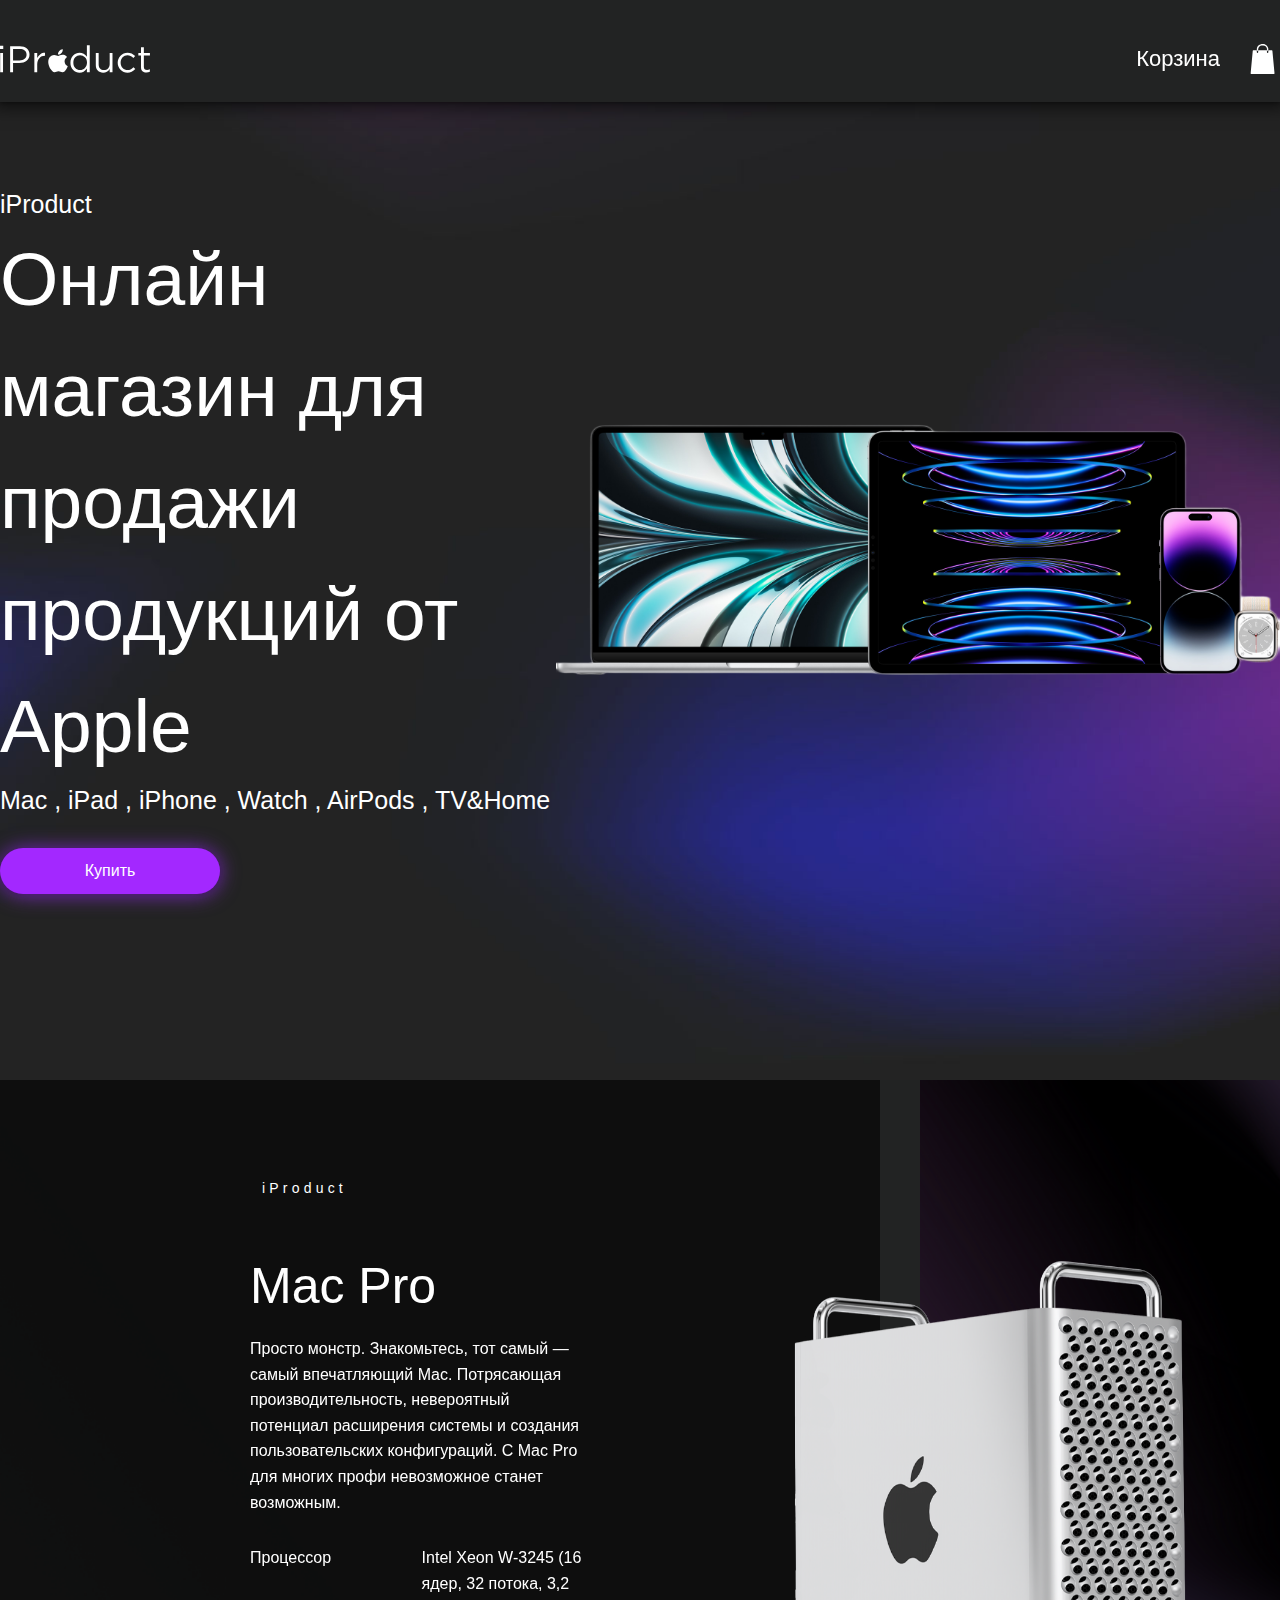
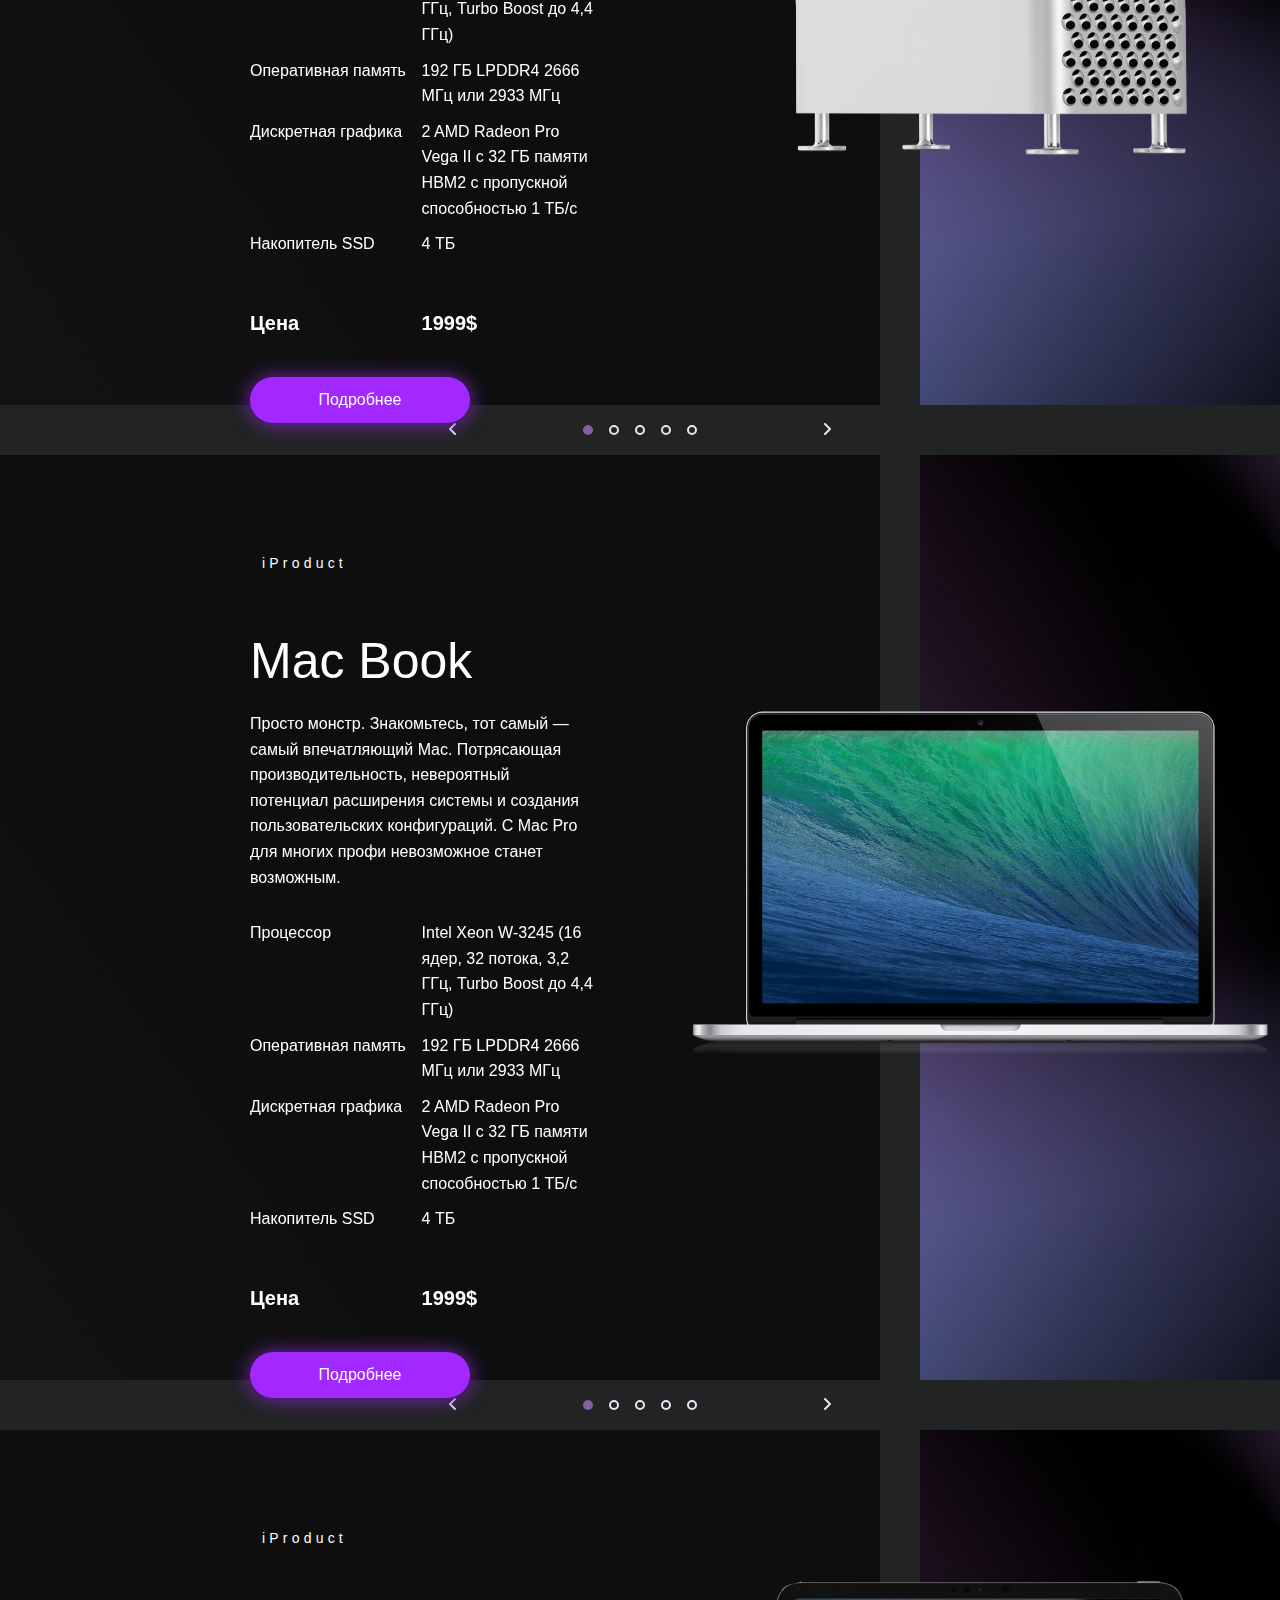
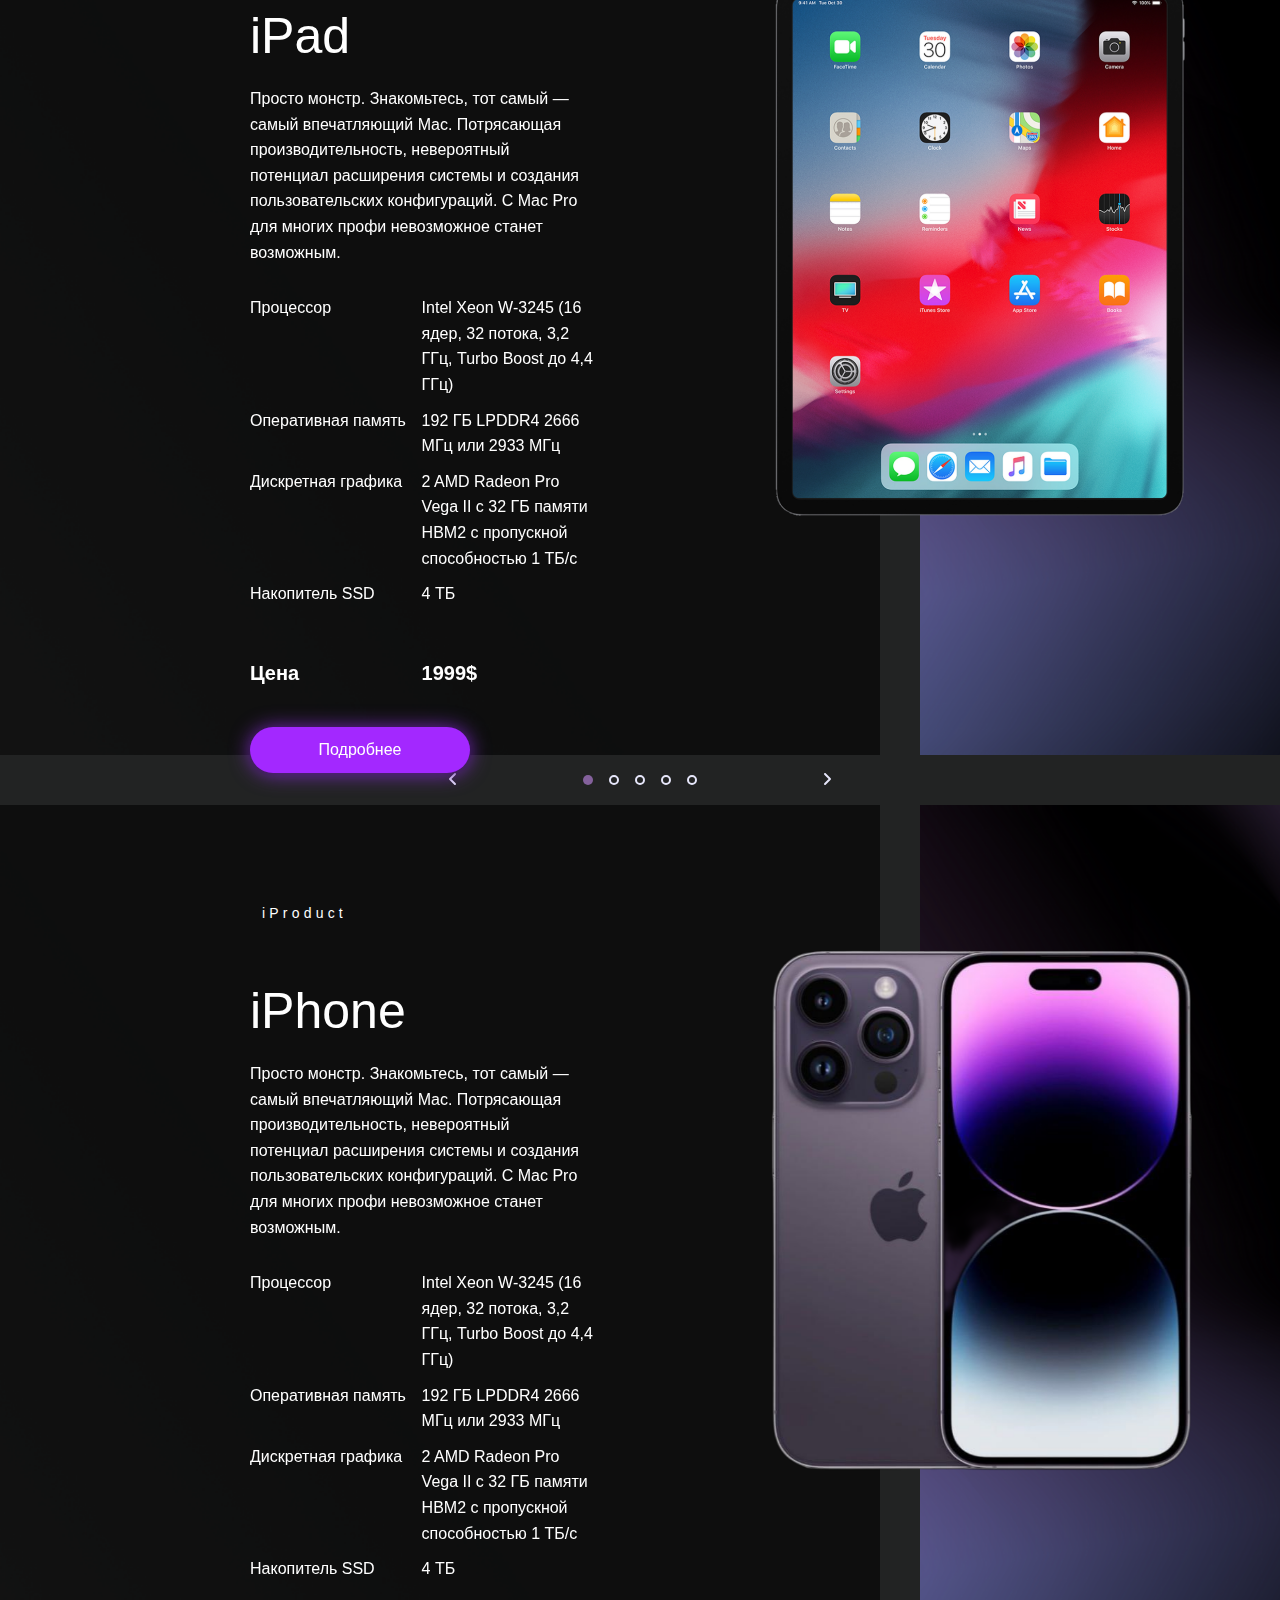
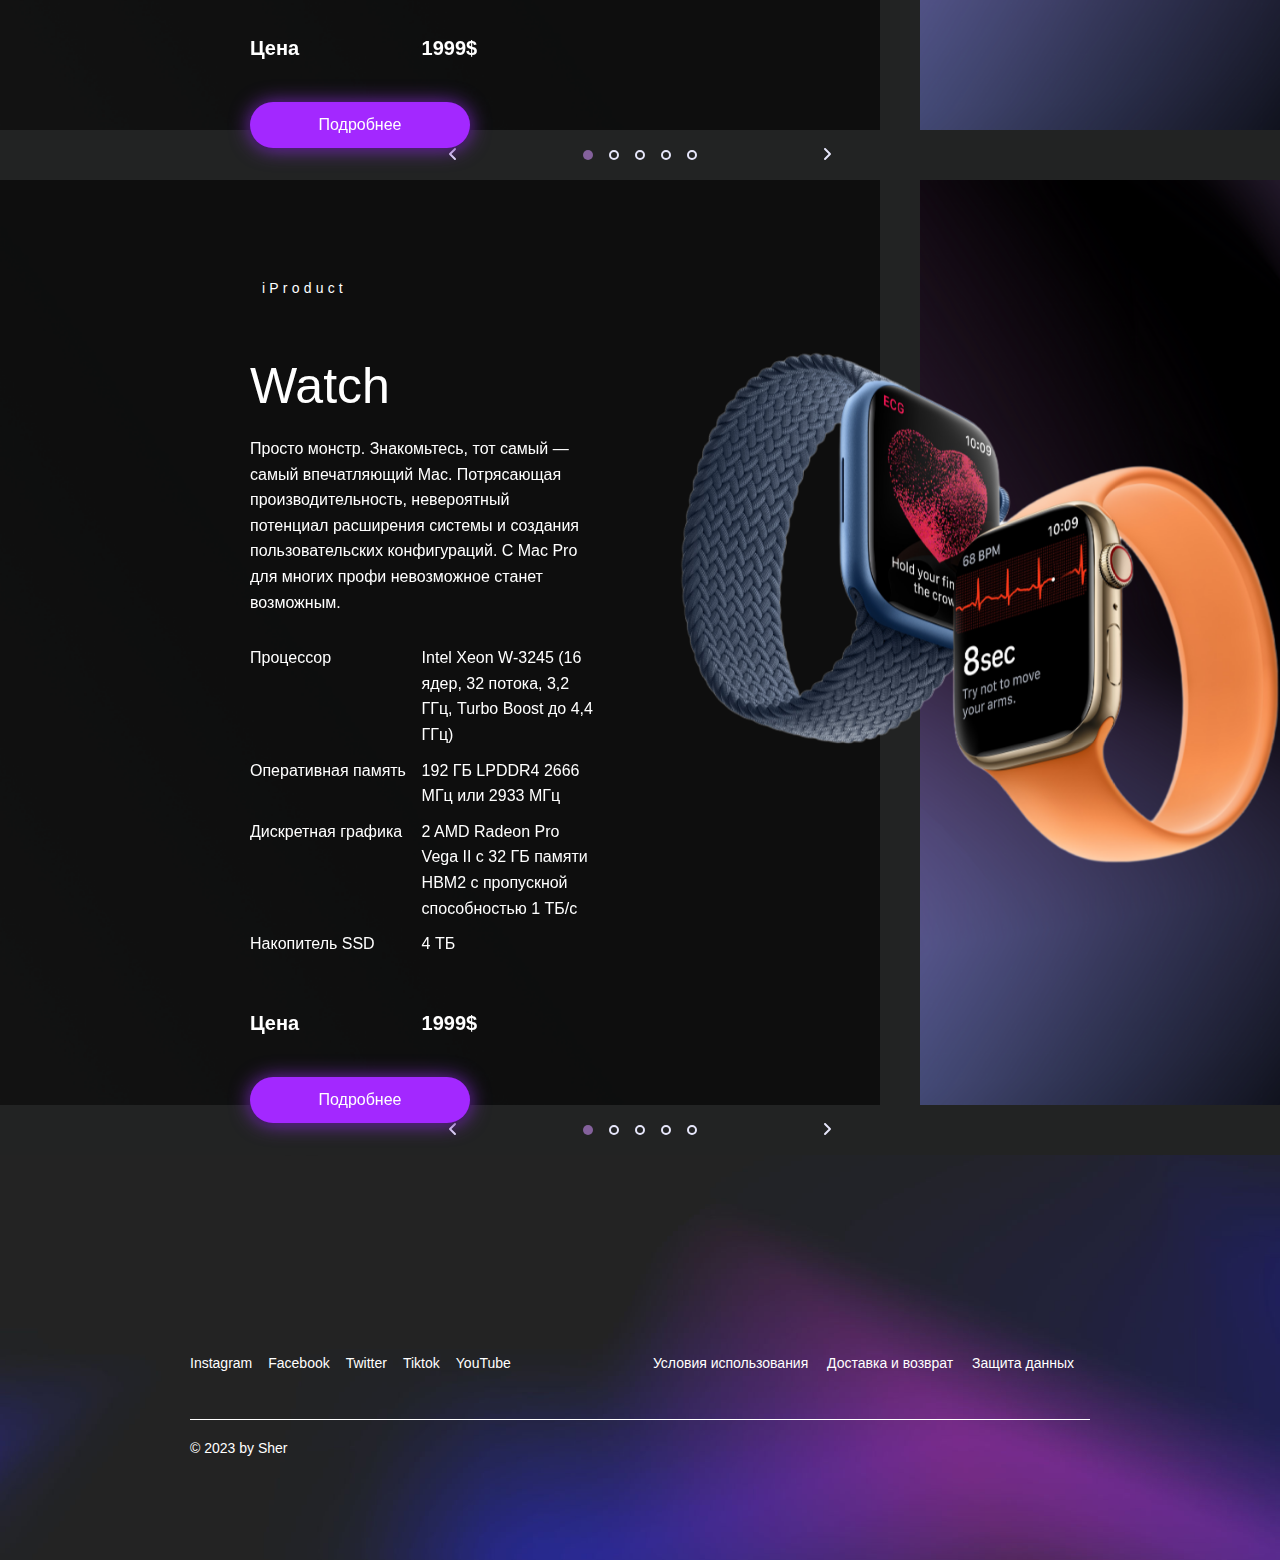
<file: index.html>
<!doctype html>
<html lang="ru">
<head>
    <meta charset="UTF-8">
    <meta name="viewport"
          content="width=device-width, user-scalable=no, initial-scale=1.0, maximum-scale=1.0, minimum-scale=1.0">
    <meta http-equiv="X-UA-Compatible" content="ie=edge">
    <link rel="shortcut icon" href="assets/" type="image/x-icon" />
    <link rel="shortcut icon" href="assets/favicon.ico" type="image/x-icon" />
    <link rel="stylesheet" href="https://cdn.jsdelivr.net/npm/swiper@8/swiper-bundle.min.css"/>
    <link rel="stylesheet" href="main.css">
    <title>iProduct</title>
</head>
<body>
<div class="container header-block">
    <div class="header-container">
        <a href="index.html">
            <div class="h-logo-block">
                <svg width="811" height="149" viewBox="0 0 811 149" fill="none" xmlns="http://www.w3.org/2000/svg" class="logo_svg">
                    <path d="M0 20V3H17.6V20H0ZM1 146V42.6H16.4V146H1Z" fill="white"/>
                    <path d="M54.79 146V6H107.19C123.19 6 135.923 10 145.39 18C154.857 26 159.59 36.9334 159.59 50.8C159.59 65.3334 154.357 76.6 143.89 84.6C133.423 92.6 120.323 96.6 104.59 96.6H70.59V146H54.79ZM70.59 82.2H105.19C116.79 82.2 126.09 79.3666 133.09 73.7C140.09 68.0333 143.59 60.4667 143.59 51C143.59 41.2733 140.223 33.7733 133.49 28.5C126.757 23.2267 117.59 20.5933 105.99 20.6H70.59V82.2Z" fill="white"/>
                    <path d="M185.79 146V42.5999H201.19V69.5999C204.858 61.0849 210.725 53.699 218.19 48.1999C225.477 42.8834 234.386 40.2672 243.39 40.7999V57.3999H242.19C230.33 57.3999 220.53 61.5333 212.79 69.7999C205.05 78.0666 201.183 89.7333 201.19 104.8V146H185.79Z" fill="white"/>
                    <path fill-rule="evenodd" clip-rule="evenodd" d="M332.86 41.75C337.151 36.915 339.586 30.7131 339.73 24.25C339.731 23.9455 339.665 23.6445 339.539 23.3676C339.412 23.0907 339.227 22.8445 338.996 22.6459C338.765 22.4474 338.494 22.3011 338.201 22.2172C337.908 22.1334 337.601 22.1138 337.3 22.16C330.851 23.322 324.953 26.5429 320.49 31.34C316.69 35.55 313.33 42.04 313.49 48.51C313.495 48.7902 313.556 49.0665 313.67 49.3226C313.783 49.5788 313.947 49.8096 314.151 50.0016C314.355 50.1936 314.595 50.3428 314.858 50.4404C315.121 50.538 315.4 50.5821 315.68 50.57C322.28 50.31 328.76 46.52 332.87 41.75M349.18 87.8801C349.33 103.12 360.56 110.11 364.89 112.25C365.347 112.485 365.702 112.88 365.886 113.359C366.071 113.839 366.072 114.37 365.89 114.85C363.815 120.458 361.015 125.77 357.56 130.65C352.16 138.21 346.56 145.74 337.72 145.9C329.05 146.05 326.26 140.97 316.33 140.97C306.4 140.97 303.33 145.74 295.11 146.05C286.59 146.36 280.11 137.87 274.65 130.34C263.52 114.93 255.01 86.79 266.44 67.8C269.219 63.1436 273.139 59.2723 277.83 56.5515C282.521 53.8307 287.828 52.3503 293.25 52.25C301.62 52.09 309.52 57.64 314.63 57.64C319.74 57.64 329.35 50.97 339.44 51.95C343.44 52.11 354.08 53.4101 361.67 62.3801C361.859 62.6031 361.999 62.8631 362.082 63.1435C362.165 63.4239 362.188 63.7185 362.151 64.0084C362.113 64.2983 362.015 64.5772 361.864 64.8272C361.712 65.0772 361.51 65.2927 361.27 65.46C357.42 68.18 349.02 75.4601 349.14 87.8801" fill="white"/>
                    <path d="M430.19 148.2C416.99 148.2 405.457 143.3 395.59 133.5C385.723 123.7 380.79 110.6 380.79 94.2C380.79 78.0667 385.723 65.0667 395.59 55.2C405.457 45.3333 416.99 40.4 430.19 40.4C446.45 40.4 459.65 47.7333 469.79 62.4V0H485.19V146H469.79V125.2C459.39 140.527 446.19 148.193 430.19 148.2ZM432.99 134.4C442.99 134.4 451.723 130.6 459.19 123C466.657 115.4 470.39 105.733 470.39 94C470.39 82.5267 466.657 73.0267 459.19 65.5C451.723 57.9734 442.99 54.2066 432.99 54.2C422.59 54.2 413.923 57.8333 406.99 65.1C400.057 72.3667 396.59 82.1333 396.59 94.4C396.59 106.273 400.123 115.907 407.19 123.3C410.464 126.866 414.456 129.698 418.902 131.611C423.349 133.524 428.15 134.475 432.99 134.4Z" fill="white"/>
                    <path d="M557.59 148.2C545.323 148.2 535.657 144.433 528.59 136.9C521.523 129.367 517.99 119.333 517.99 106.8V42.6H533.39V103C533.39 112.733 535.89 120.367 540.89 125.9C545.89 131.433 552.923 134.2 561.99 134.2C570.917 134.2 578.317 131.2 584.19 125.2C590.063 119.2 592.997 111.4 592.99 101.8V42.6H608.19V146H592.99V128C584.59 141.473 572.79 148.207 557.59 148.2Z" fill="white"/>
                    <path d="M689.38 148.4C674.453 148.4 661.887 143.1 651.68 132.5C641.861 122.246 636.381 108.597 636.381 94.4C636.381 80.2031 641.861 66.5543 651.68 56.3C661.88 45.7 674.447 40.4 689.38 40.4C705.38 40.4 719.183 46.5334 730.79 58.8L720.99 69.2C711.383 59.0667 700.78 54.0001 689.18 54.0001C684.21 53.927 679.284 54.9355 674.742 56.9558C670.201 58.9761 666.153 61.9597 662.88 65.7C655.747 73.5 652.18 83.0667 652.18 94.4C652.18 105.6 655.817 115.1 663.09 122.9C666.502 126.679 670.688 129.679 675.362 131.698C680.036 133.717 685.09 134.707 690.18 134.6C701.247 134.6 711.647 129.4 721.38 119L731.59 128.4C719.59 141.733 705.52 148.4 689.38 148.4Z" fill="white"/>
                    <path d="M791.59 147.8C782.65 147.8 775.55 145.433 770.29 140.7C765.03 135.967 762.393 128.6 762.38 118.6V56.2H747.99V42.6H762.38V11.4H777.79V42.6H810.59V56.2H777.79V116.6C777.79 128.073 783.59 133.807 795.19 133.8C800.4 133.765 805.532 132.533 810.19 130.2V143.4C804.443 146.366 798.056 147.877 791.59 147.8Z" fill="white"/>
                </svg>
            </div>
        </a>
        <div class="h-nav-block">
            <div class="backed-block-icon" >
                <p class="basked-title-text fw">Корзина</p>
                <svg xmlns="http://www.w3.org/2000/svg"  width="100%" height="100%" viewBox="5.7 0 105.5 126.1" preserveAspectRatio="xMinYMax meet" data-hook="svg-icon-1" class="backed-icon">
                    <path d="
                       M99.8 28.4c0-1.2-0.9-2-2.1-2h-15c0 3.2 0 7.6 0 8.2 0 1.5-1.2 2.6-2.6 2.9
                       -1.5 0.3-2.9-0.9-3.2-2.3 0-0.3 0-0.3 0-0.6 0-0.9 0-4.7 0-8.2H40.1c0 3.2 0
                        7.3 0 8.2 0 1.5-1.2 2.9-2.6 2.9 -1.5 0-2.9-0.9-3.2-2.3 0-0.3 0-0.3 0-0.6
                        0-0.6 0-5 0-8.2h-15c-1.2 0-2 0.9-2 2L8.3 124c0 1.2 0.9 2.1 2.1 2.1h96.3c1.2
                        0 2.1-0.9 2.1-2.1L99.8 28.4z"></path>
                    <path d="M59.1 5.9c-2.9 0-2 0-2.9 0 -2 0-4.4 0.6-6.4 1.5 -3.2 1.5-5.9 4.1-7.6 7.3
                        -0.9 1.8-1.5 3.5-1.8 5.6 0 0.9-0.3 1.5-0.3 2.3 0 1.2 0 2.1 0 3.2 0 1.5-1.2 2.9-2.6
                        2.9 -1.5 0-2.9-0.9-3.2-2.3 0-0.3 0-0.3 0-0.6 0-1.2 0-2.3 0-3.5 0-3.2 0.9-6.4 2-9.4
                        1.2-2.3 2.6-4.7 4.7-6.4 3.2-2.9 6.7-5 11.1-5.9C53.5 0.3 55 0 56.7 0c1.5 0 2.9 0 4.4
                         0 2.9 0 5.6 0.6 7.9 1.8 2.6 1.2 5 2.6 6.7 4.4 3.2 3.2 5.3 6.7 6.4 11.1 0.3 1.5 0.6
                          3.2 0.6 4.7 0 1.2 0 2.3 0 3.2 0 1.5-1.2 2.6-2.6 2.9s-2.9-0.9-3.2-2.3c0-0.3 0-0.3
                          0-0.6 0-1.2 0-2.6 0-3.8 0-2.3-0.6-4.4-1.8-6.4 -1.5-3.2-4.1-5.9-7.3-7.3
                          -1.8-0.9-3.5-1.8-5.9-1.8C61.1 5.9 59.1 5.9 59.1 5.9L59.1 5.9z"></path>
                    <text x="58.5" y="77" dy=".35em" text-anchor="middle" class="bGBBgJ" data-hook="items-count">0</text></svg>
            </div>
        </div>
    </div>
    <div class="modal">
        <div class="modal-box">
            <div class="form_order">
                <p class="modal_text_title">Имя</p>
                <input type="text" class="modal_input" placeholder="Введите имя">
            </div>
            <div class="form_order">
                <p class="modal_text_title">Телефон номер</p>
                <input type="text" class="modal_input" placeholder="Введите телефон номер">
            </div>
            <button class="modal_btn">Оставить заявку на покупку товара</button>
        </div>
    </div>
    <div class="basked_item_block">
        <div class="basked_title_block">
            <button class="icon">
                <svg xmlns="http://www.w3.org/2000/svg" viewBox="0 0 320 512" class="icon-item">
                    <path d="M310.6 233.4c12.5 12.5 12.5 32.8 0 45.3l-192 192c-12.5
                          12.5-32.8 12.5-45.3 0s-12.5-32.8 0-45.3L242.7 256 73.4
                          86.6c-12.5-12.5-12.5-32.8 0-45.3s32.8-12.5 45.3 0l192 192z"/>
                </svg>
            </button>
            <span class="basked-title-text">Корзина</span>
        </div>
        <div class="basked_body_block">
            <span class="basked-body-text">Корзина пуста</span>
            <div class="basked-card">
                <div class="basked-content-block">
                    <div class="product-img">
                        <img src="assets/macBook.png" alt="" class="product-img-item">
                    </div>
                    <div class="product-price mar-l ">
                        <p class="product-text">MacBook</p>
                        <p class="product-text">1200$</p>
                    </div>
                </div>
                <div class="product-number" data-counter>
                    <button class="product-num-text counter__btn num-product minus" >-</button>
                    <div class="counter-input"><input class="product-num-text counter__val" value="1"  disabled></div>
                    <button class="product-num-text counter__btn num-product plus">+</button>
                    <div class="delete-product-icon">
                        <svg xmlns="http://www.w3.org/2000/svg" viewBox="0 0 384 512" class="delete-icon-item">
                            <path d="
                             M342.6 150.6c12.5-12.5 12.5-32.8 0-45.3s-32.8-12.5-45.3 0L192 210.7 86.6
                             105.4c-12.5-12.5-32.8-12.5-45.3 0s-12.5 32.8 0 45.3L146.7 256 41.4 361.4c-12.5
                             12.5-12.5 32.8 0 45.3s32.8 12.5 45.3 0L192 301.3 297.4 406.6c12.5 12.5 32.8
                             12.5 45.3 0s12.5-32.8 0-45.3L237.3 256 342.6 150.6z"/>
                        </svg>
                    </div>
                </div>
            </div>
            <div class="basked-card">
                <div class="basked-content-block">
                    <div class="product-img">
                        <img src="assets/macBook.png" alt="" class="product-img-item">
                    </div>
                    <div class="product-price mar-l ">
                        <p class="product-text">MacBook</p>
                        <p class="product-text">1200$</p>
                    </div>
                    </div>
                    <div class="product-number" data-counter>
                        <button class="product-num-text counter__btn num-product minus" >-</button>
                        <div class="counter-input">
                            <input class="product-num-text counter__val" value="1" disabled>
                        </div>
                        <button class="product-num-text counter__btn num-product plus">+</button>
                        <div class="delete-product-icon">
                            <svg xmlns="http://www.w3.org/2000/svg" viewBox="0 0 384 512" class="delete-icon-item">
                                <path d="
                             M342.6 150.6c12.5-12.5 12.5-32.8 0-45.3s-32.8-12.5-45.3 0L192 210.7 86.6
                             105.4c-12.5-12.5-32.8-12.5-45.3 0s-12.5 32.8 0 45.3L146.7 256 41.4 361.4c-12.5
                             12.5-12.5 32.8 0 45.3s32.8 12.5 45.3 0L192 301.3 297.4 406.6c12.5 12.5 32.8
                             12.5 45.3 0s12.5-32.8 0-45.3L237.3 256 342.6 150.6z"/>
                            </svg>
                        </div>
                    </div>
                </div>
            <div class="basked-nav-panel">
                <button class="p-btn product-order">Купить</button>
            </div>
        </div>
    </div>
</div>
<!--header-->
<div class="section-block-main">
    <div class="container __background_1 ">
        <section class="product-area">
            <div class="p-text-content">
                <span class="p-text">iProduct</span>
                <span class="p-des-text">Онлайн магазин для продажи продукций от Apple</span>
                <span class="p-text">Mac , iPad , iPhone , Watch , AirPods , TV&Home</span>
                <a href=""><button class="p-btn">Купить</button></a>
            </div>
            <div class="p-img-content">
                <img src="assets/PicsArt_04-04-05.10.28.png" alt="" class="p-img-content-item">
            </div>
        </section>
    </div>
    <div class="swiper">
        <div class="swiper-wrapper">
            <div class="swiper-slide">
                <div class="presentation-area">
                    <div class="presentation-text-content __background_2">
                        <div class="__background_opacity"></div>
                        <div class="p-r-title-block">
                            <span class="p-r-title-text">iProduct</span>
                        </div>
                        <div class="p-r-content-body-text">
                            <p class="p-r-des-text mar-b-36">Mac Pro </p>
                            <p class="p-r-des-text-2 mar-b-36  mar-b-10">Просто монстр. Знакомьтесь, тот самый — самый впечатляющий Mac. Потрясающая производительность, невероятный потенциал расширения системы и создания пользовательских конфигураций. С Mac Pro для многих профи невозможное станет возможным.</p>
                            <ul class="parameter-main-block">
                                <li class="parameter-item">
                                    <p class="p-r-des-text-2">Процессор</p>
                                    <p class="p-r-des-text-2">Intel Xeon W-3245 (16 ядер, 32 потока, 3,2 ГГц, Turbo Boost до 4,4 ГГц)</p>
                                </li>
                                <li class="parameter-item">
                                    <p class="p-r-des-text-2">Оперативная память</p>
                                    <p class="p-r-des-text-2">192 ГБ LPDDR4 2666 МГц или 2933 МГц</p>
                                </li>
                                <li class="parameter-item">
                                    <p class="p-r-des-text-2">Дискретная графика</p>
                                    <p class="p-r-des-text-2">2 AMD Radeon Pro Vega II c 32 ГБ памяти HBM2 с пропускной способностью 1 ТБ/с</p>
                                </li>
                                <li class="parameter-item mar-b-36">
                                    <p class="p-r-des-text-2">Накопитель SSD</p>
                                    <p class="p-r-des-text-2">4 ТБ</p>
                                </li>
                                <li class="parameter-item">
                                    <p class="p-r-des-text-2 price-num-text">Цена</p>
                                    <p class="p-r-des-text-2 price-num-text">1999$</p>
                                </li>
                                <li class="parameter-item basked-add-item">
                                    <a href="select-page.html">
                                        <button class="add_basked">Подробнее</button>
                                    </a>
                                </li>
                            </ul>
                        </div>
                    </div>
                    <div class="presentation-img-content">
                        <div class="present-img-item"><img src="assets/2019-MP-WEB.png" alt="" class="p-img-item-w" ></div>
                    </div>
                </div>
            </div>
            <div class="swiper-slide">
                <div class="presentation-area">
                    <div class="presentation-text-content __background_2">
                        <div class="__background_opacity"></div>
                        <div class="p-r-title-block">
                            <span class="p-r-title-text">iProduct</span>
                        </div>
                        <div class="p-r-content-body-text">
                            <p class="p-r-des-text mar-b-36">Mac Book</p>
                            <p class="p-r-des-text-2 mar-b-36  mar-b-10">Просто монстр. Знакомьтесь, тот самый — самый впечатляющий Mac. Потрясающая производительность, невероятный потенциал расширения системы и создания пользовательских конфигураций. С Mac Pro для многих профи невозможное станет возможным.</p>
                            <ul class="parameter-main-block">
                                <li class="parameter-item">
                                    <p class="p-r-des-text-2">Процессор</p>
                                    <p class="p-r-des-text-2">Intel Xeon W-3245 (16 ядер, 32 потока, 3,2 ГГц, Turbo Boost до 4,4 ГГц)</p>
                                </li>
                                <li class="parameter-item">
                                    <p class="p-r-des-text-2">Оперативная память</p>
                                    <p class="p-r-des-text-2">192 ГБ LPDDR4 2666 МГц или 2933 МГц</p>
                                </li>
                                <li class="parameter-item">
                                    <p class="p-r-des-text-2">Дискретная графика</p>
                                    <p class="p-r-des-text-2">2 AMD Radeon Pro Vega II c 32 ГБ памяти HBM2 с пропускной способностью 1 ТБ/с</p>
                                </li>
                                <li class="parameter-item mar-b-36">
                                    <p class="p-r-des-text-2">Накопитель SSD</p>
                                    <p class="p-r-des-text-2">4 ТБ</p>
                                </li>
                                <li class="parameter-item">
                                    <p class="p-r-des-text-2 price-num-text">Цена</p>
                                    <p class="p-r-des-text-2 price-num-text">1999$</p>
                                </li>
                                <li class="parameter-item basked-add-item">
                                    <button class="add_basked">Подробнее</button>
                                </li>
                            </ul>
                        </div>
                    </div>
                    <div class="presentation-img-content">
                        <div class="present-img-item"><img src="assets/macBook.png" alt="" class="p-img-item-w" ></div>
                    </div>
                </div>
            </div>
            <div class="swiper-slide">
                <div class="presentation-area">
                    <div class="presentation-text-content __background_2">
                        <div class="__background_opacity"></div>
                        <div class="p-r-title-block">
                            <span class="p-r-title-text">iProduct</span>
                        </div>
                        <div class="p-r-content-body-text">
                            <p class="p-r-des-text mar-b-36">iPad</p>
                            <p class="p-r-des-text-2 mar-b-36  mar-b-10">Просто монстр. Знакомьтесь, тот самый — самый впечатляющий Mac. Потрясающая производительность, невероятный потенциал расширения системы и создания пользовательских конфигураций. С Mac Pro для многих профи невозможное станет возможным.</p>
                            <ul class="parameter-main-block">
                                <li class="parameter-item">
                                    <p class="p-r-des-text-2">Процессор</p>
                                    <p class="p-r-des-text-2">Intel Xeon W-3245 (16 ядер, 32 потока, 3,2 ГГц, Turbo Boost до 4,4 ГГц)</p>
                                </li>
                                <li class="parameter-item">
                                    <p class="p-r-des-text-2">Оперативная память</p>
                                    <p class="p-r-des-text-2">192 ГБ LPDDR4 2666 МГц или 2933 МГц</p>
                                </li>
                                <li class="parameter-item">
                                    <p class="p-r-des-text-2">Дискретная графика</p>
                                    <p class="p-r-des-text-2">2 AMD Radeon Pro Vega II c 32 ГБ памяти HBM2 с пропускной способностью 1 ТБ/с</p>
                                </li>
                                <li class="parameter-item mar-b-36">
                                    <p class="p-r-des-text-2">Накопитель SSD</p>
                                    <p class="p-r-des-text-2">4 ТБ</p>
                                </li>
                                <li class="parameter-item">
                                    <p class="p-r-des-text-2 price-num-text">Цена</p>
                                    <p class="p-r-des-text-2 price-num-text">1999$</p>
                                </li>
                                <li class="parameter-item basked-add-item">
                                    <button class="add_basked">Подробнее</button>
                                </li>
                            </ul>
                        </div>
                    </div>
                    <div class="presentation-img-content">
                        <div class="present-img-item"><img src="assets/iPad.png" alt="" class="p-img-item-w" ></div>
                    </div>
                </div>
            </div>
            <div class="swiper-slide">
                <div class="presentation-area">
                    <div class="presentation-text-content __background_2">
                        <div class="__background_opacity"></div>
                        <div class="p-r-title-block">
                            <span class="p-r-title-text">iProduct</span>
                        </div>
                        <div class="p-r-content-body-text">
                            <p class="p-r-des-text mar-b-36">iPhone</p>
                            <p class="p-r-des-text-2 mar-b-36  mar-b-10">Просто монстр. Знакомьтесь, тот самый — самый впечатляющий Mac. Потрясающая производительность, невероятный потенциал расширения системы и создания пользовательских конфигураций. С Mac Pro для многих профи невозможное станет возможным.</p>
                            <ul class="parameter-main-block">
                                <li class="parameter-item">
                                    <p class="p-r-des-text-2">Процессор</p>
                                    <p class="p-r-des-text-2">Intel Xeon W-3245 (16 ядер, 32 потока, 3,2 ГГц, Turbo Boost до 4,4 ГГц)</p>
                                </li>
                                <li class="parameter-item">
                                    <p class="p-r-des-text-2">Оперативная память</p>
                                    <p class="p-r-des-text-2">192 ГБ LPDDR4 2666 МГц или 2933 МГц</p>
                                </li>
                                <li class="parameter-item">
                                    <p class="p-r-des-text-2">Дискретная графика</p>
                                    <p class="p-r-des-text-2">2 AMD Radeon Pro Vega II c 32 ГБ памяти HBM2 с пропускной способностью 1 ТБ/с</p>
                                </li>
                                <li class="parameter-item mar-b-36">
                                    <p class="p-r-des-text-2">Накопитель SSD</p>
                                    <p class="p-r-des-text-2">4 ТБ</p>
                                </li>
                                <li class="parameter-item">
                                    <p class="p-r-des-text-2 price-num-text">Цена</p>
                                    <p class="p-r-des-text-2 price-num-text">1999$</p>
                                </li>
                                <li class="parameter-item basked-add-item">
                                    <button class="add_basked">Подробнее</button>
                                </li>
                            </ul>
                        </div>
                    </div>
                    <div class="presentation-img-content">
                        <div class="present-img-item"><img src="assets/iPhone.png" alt="" class="p-img-item-w i-phone-img"></div>
                    </div>
                </div>
            </div>
            <div class="swiper-slide">
                <div class="presentation-area">
                    <div class="presentation-text-content __background_2">
                        <div class="__background_opacity"></div>
                        <div class="p-r-title-block">
                            <span class="p-r-title-text">iProduct</span>
                        </div>
                        <div class="p-r-content-body-text">
                            <p class="p-r-des-text mar-b-36">Watch</p>
                            <p class="p-r-des-text-2 mar-b-36  mar-b-10">Просто монстр. Знакомьтесь, тот самый — самый впечатляющий Mac. Потрясающая производительность, невероятный потенциал расширения системы и создания пользовательских конфигураций. С Mac Pro для многих профи невозможное станет возможным.</p>
                            <ul class="parameter-main-block">
                                <li class="parameter-item">
                                    <p class="p-r-des-text-2">Процессор</p>
                                    <p class="p-r-des-text-2">Intel Xeon W-3245 (16 ядер, 32 потока, 3,2 ГГц, Turbo Boost до 4,4 ГГц)</p>
                                </li>
                                <li class="parameter-item">
                                    <p class="p-r-des-text-2">Оперативная память</p>
                                    <p class="p-r-des-text-2">192 ГБ LPDDR4 2666 МГц или 2933 МГц</p>
                                </li>
                                <li class="parameter-item">
                                    <p class="p-r-des-text-2">Дискретная графика</p>
                                    <p class="p-r-des-text-2">2 AMD Radeon Pro Vega II c 32 ГБ памяти HBM2 с пропускной способностью 1 ТБ/с</p>
                                </li>
                                <li class="parameter-item mar-b-36">
                                    <p class="p-r-des-text-2">Накопитель SSD</p>
                                    <p class="p-r-des-text-2">4 ТБ</p>
                                </li>
                                <li class="parameter-item">
                                    <p class="p-r-des-text-2 price-num-text">Цена</p>
                                    <p class="p-r-des-text-2 price-num-text">1999$</p>
                                </li>
                                <li class="parameter-item basked-add-item">
                                    <button class="add_basked">Подробнее</button>
                                </li>
                            </ul>
                        </div>
                    </div>
                    <div class="presentation-img-content">
                        <div class="present-img-item"><img src="assets/watch.png" alt="" class="p-img-item-w " ></div>
                    </div>
                </div>
            </div>
        </div>
        <div class="nav_swiper">
            <div class="btn-prev">
                <svg xmlns="http://www.w3.org/2000/svg" viewBox="0 0 320 512" class="nav_0icon0">
                    <path d="
                    M41.4 233.4c-12.5 12.5-12.5 32.8 0 45.3l160 160c12.5 12.5 32.8 12.5 45.3 0s12.5-32.8
                    0-45.3L109.3 256 246.6 118.6c12.5-12.5 12.5-32.8 0-45.3s-32.8-12.5-45.3 0l-160 160z"/>
                </svg>
            </div>
            <div id="dots-container" class="s-dot-block"></div>
            <div class="btn-next">
                <svg xmlns="http://www.w3.org/2000/svg" viewBox="0 0 320 512" class="nav_0icon0">
                    <path d="
                    M278.6 233.4c12.5 12.5 12.5 32.8 0 45.3l-160 160c-12.5 12.5-32.8 12.5-45.3 0s-12.5-32.8
                     0-45.3L210.7 256 73.4 118.6c-12.5-12.5-12.5-32.8 0-45.3s32.8-12.5 45.3 0l160 160z"/>
                </svg>
            </div>
        </div>
    </div>
    <div class="swiper_1">
        <div class="swiper-wrapper">
            <div class="swiper-slide">
                <div class="presentation-area">
                    <div class="presentation-text-content __background_2">
                        <div class="__background_opacity"></div>
                        <div class="p-r-title-block">
                            <span class="p-r-title-text">iProduct</span>
                        </div>
                        <div class="p-r-content-body-text">
                            <p class="p-r-des-text mar-b-36">Mac Book</p>
                            <p class="p-r-des-text-2 mar-b-36  mar-b-10">Просто монстр. Знакомьтесь, тот самый — самый впечатляющий Mac. Потрясающая производительность, невероятный потенциал расширения системы и создания пользовательских конфигураций. С Mac Pro для многих профи невозможное станет возможным.</p>
                            <ul class="parameter-main-block">
                                <li class="parameter-item">
                                    <p class="p-r-des-text-2">Процессор</p>
                                    <p class="p-r-des-text-2">Intel Xeon W-3245 (16 ядер, 32 потока, 3,2 ГГц, Turbo Boost до 4,4 ГГц)</p>
                                </li>
                                <li class="parameter-item">
                                    <p class="p-r-des-text-2">Оперативная память</p>
                                    <p class="p-r-des-text-2">192 ГБ LPDDR4 2666 МГц или 2933 МГц</p>
                                </li>
                                <li class="parameter-item">
                                    <p class="p-r-des-text-2">Дискретная графика</p>
                                    <p class="p-r-des-text-2">2 AMD Radeon Pro Vega II c 32 ГБ памяти HBM2 с пропускной способностью 1 ТБ/с</p>
                                </li>
                                <li class="parameter-item mar-b-36">
                                    <p class="p-r-des-text-2">Накопитель SSD</p>
                                    <p class="p-r-des-text-2">4 ТБ</p>
                                </li>
                                <li class="parameter-item">
                                    <p class="p-r-des-text-2 price-num-text">Цена</p>
                                    <p class="p-r-des-text-2 price-num-text">1999$</p>
                                </li>
                                <li class="parameter-item basked-add-item">
                                    <button class="add_basked">Подробнее</button>
                                </li>
                            </ul>
                        </div>
                    </div>
                    <div class="presentation-img-content">
                        <div class="present-img-item"><img src="assets/macBook.png" alt="" class="p-img-item-w" ></div>
                    </div>
                </div>
            </div>
            <div class="swiper-slide">
                <div class="presentation-area">
                    <div class="presentation-text-content __background_2">
                        <div class="__background_opacity"></div>
                        <div class="p-r-title-block">
                            <span class="p-r-title-text">iProduct</span>
                        </div>
                        <div class="p-r-content-body-text">
                            <p class="p-r-des-text mar-b-36">Mac Book</p>
                            <p class="p-r-des-text-2 mar-b-36  mar-b-10">Просто монстр. Знакомьтесь, тот самый — самый впечатляющий Mac. Потрясающая производительность, невероятный потенциал расширения системы и создания пользовательских конфигураций. С Mac Pro для многих профи невозможное станет возможным.</p>
                            <ul class="parameter-main-block">
                                <li class="parameter-item">
                                    <p class="p-r-des-text-2">Процессор</p>
                                    <p class="p-r-des-text-2">Intel Xeon W-3245 (16 ядер, 32 потока, 3,2 ГГц, Turbo Boost до 4,4 ГГц)</p>
                                </li>
                                <li class="parameter-item">
                                    <p class="p-r-des-text-2">Оперативная память</p>
                                    <p class="p-r-des-text-2">192 ГБ LPDDR4 2666 МГц или 2933 МГц</p>
                                </li>
                                <li class="parameter-item">
                                    <p class="p-r-des-text-2">Дискретная графика</p>
                                    <p class="p-r-des-text-2">2 AMD Radeon Pro Vega II c 32 ГБ памяти HBM2 с пропускной способностью 1 ТБ/с</p>
                                </li>
                                <li class="parameter-item mar-b-36">
                                    <p class="p-r-des-text-2">Накопитель SSD</p>
                                    <p class="p-r-des-text-2">4 ТБ</p>
                                </li>
                                <li class="parameter-item">
                                    <p class="p-r-des-text-2 price-num-text">Цена</p>
                                    <p class="p-r-des-text-2 price-num-text">1999$</p>
                                </li>
                                <li class="parameter-item basked-add-item">
                                    <button class="add_basked">Подробнее</button>
                                </li>
                            </ul>
                        </div>
                    </div>
                    <div class="presentation-img-content">
                        <div class="present-img-item"><img src="assets/macBook.png" alt="" class="p-img-item-w" ></div>
                    </div>
                </div>
            </div>
            <div class="swiper-slide">
                <div class="presentation-area">
                    <div class="presentation-text-content __background_2">
                        <div class="__background_opacity"></div>
                        <div class="p-r-title-block">
                            <span class="p-r-title-text">iProduct</span>
                        </div>
                        <div class="p-r-content-body-text">
                            <p class="p-r-des-text mar-b-36">Mac Book</p>
                            <p class="p-r-des-text-2 mar-b-36  mar-b-10">Просто монстр. Знакомьтесь, тот самый — самый впечатляющий Mac. Потрясающая производительность, невероятный потенциал расширения системы и создания пользовательских конфигураций. С Mac Pro для многих профи невозможное станет возможным.</p>
                            <ul class="parameter-main-block">
                                <li class="parameter-item">
                                    <p class="p-r-des-text-2">Процессор</p>
                                    <p class="p-r-des-text-2">Intel Xeon W-3245 (16 ядер, 32 потока, 3,2 ГГц, Turbo Boost до 4,4 ГГц)</p>
                                </li>
                                <li class="parameter-item">
                                    <p class="p-r-des-text-2">Оперативная память</p>
                                    <p class="p-r-des-text-2">192 ГБ LPDDR4 2666 МГц или 2933 МГц</p>
                                </li>
                                <li class="parameter-item">
                                    <p class="p-r-des-text-2">Дискретная графика</p>
                                    <p class="p-r-des-text-2">2 AMD Radeon Pro Vega II c 32 ГБ памяти HBM2 с пропускной способностью 1 ТБ/с</p>
                                </li>
                                <li class="parameter-item mar-b-36">
                                    <p class="p-r-des-text-2">Накопитель SSD</p>
                                    <p class="p-r-des-text-2">4 ТБ</p>
                                </li>
                                <li class="parameter-item">
                                    <p class="p-r-des-text-2 price-num-text">Цена</p>
                                    <p class="p-r-des-text-2 price-num-text">1999$</p>
                                </li>
                                <li class="parameter-item basked-add-item">
                                    <button class="add_basked">Подробнее</button>
                                </li>
                            </ul>
                        </div>
                    </div>
                    <div class="presentation-img-content">
                        <div class="present-img-item"><img src="assets/macBook.png" alt="" class="p-img-item-w" ></div>
                    </div>
                </div>
            </div>
            <div class="swiper-slide">
                <div class="presentation-area">
                    <div class="presentation-text-content __background_2">
                        <div class="__background_opacity"></div>
                        <div class="p-r-title-block">
                            <span class="p-r-title-text">iProduct</span>
                        </div>
                        <div class="p-r-content-body-text">
                            <p class="p-r-des-text mar-b-36">Mac Book</p>
                            <p class="p-r-des-text-2 mar-b-36  mar-b-10">Просто монстр. Знакомьтесь, тот самый — самый впечатляющий Mac. Потрясающая производительность, невероятный потенциал расширения системы и создания пользовательских конфигураций. С Mac Pro для многих профи невозможное станет возможным.</p>
                            <ul class="parameter-main-block">
                                <li class="parameter-item">
                                    <p class="p-r-des-text-2">Процессор</p>
                                    <p class="p-r-des-text-2">Intel Xeon W-3245 (16 ядер, 32 потока, 3,2 ГГц, Turbo Boost до 4,4 ГГц)</p>
                                </li>
                                <li class="parameter-item">
                                    <p class="p-r-des-text-2">Оперативная память</p>
                                    <p class="p-r-des-text-2">192 ГБ LPDDR4 2666 МГц или 2933 МГц</p>
                                </li>
                                <li class="parameter-item">
                                    <p class="p-r-des-text-2">Дискретная графика</p>
                                    <p class="p-r-des-text-2">2 AMD Radeon Pro Vega II c 32 ГБ памяти HBM2 с пропускной способностью 1 ТБ/с</p>
                                </li>
                                <li class="parameter-item mar-b-36">
                                    <p class="p-r-des-text-2">Накопитель SSD</p>
                                    <p class="p-r-des-text-2">4 ТБ</p>
                                </li>
                                <li class="parameter-item">
                                    <p class="p-r-des-text-2 price-num-text">Цена</p>
                                    <p class="p-r-des-text-2 price-num-text">1999$</p>
                                </li>
                                <li class="parameter-item basked-add-item">
                                    <button class="add_basked">Подробнее</button>
                                </li>
                            </ul>
                        </div>
                    </div>
                    <div class="presentation-img-content">
                        <div class="present-img-item"><img src="assets/macBook.png" alt="" class="p-img-item-w" ></div>
                    </div>
                </div>
            </div>
            <div class="swiper-slide">
                <div class="presentation-area">
                    <div class="presentation-text-content __background_2">
                        <div class="__background_opacity"></div>
                        <div class="p-r-title-block">
                            <span class="p-r-title-text">iProduct</span>
                        </div>
                        <div class="p-r-content-body-text">
                            <p class="p-r-des-text mar-b-36">Mac Book</p>
                            <p class="p-r-des-text-2 mar-b-36  mar-b-10">Просто монстр. Знакомьтесь, тот самый — самый впечатляющий Mac. Потрясающая производительность, невероятный потенциал расширения системы и создания пользовательских конфигураций. С Mac Pro для многих профи невозможное станет возможным.</p>
                            <ul class="parameter-main-block">
                                <li class="parameter-item">
                                    <p class="p-r-des-text-2">Процессор</p>
                                    <p class="p-r-des-text-2">Intel Xeon W-3245 (16 ядер, 32 потока, 3,2 ГГц, Turbo Boost до 4,4 ГГц)</p>
                                </li>
                                <li class="parameter-item">
                                    <p class="p-r-des-text-2">Оперативная память</p>
                                    <p class="p-r-des-text-2">192 ГБ LPDDR4 2666 МГц или 2933 МГц</p>
                                </li>
                                <li class="parameter-item">
                                    <p class="p-r-des-text-2">Дискретная графика</p>
                                    <p class="p-r-des-text-2">2 AMD Radeon Pro Vega II c 32 ГБ памяти HBM2 с пропускной способностью 1 ТБ/с</p>
                                </li>
                                <li class="parameter-item mar-b-36">
                                    <p class="p-r-des-text-2">Накопитель SSD</p>
                                    <p class="p-r-des-text-2">4 ТБ</p>
                                </li>
                                <li class="parameter-item">
                                    <p class="p-r-des-text-2 price-num-text">Цена</p>
                                    <p class="p-r-des-text-2 price-num-text">1999$</p>
                                </li>
                                <li class="parameter-item basked-add-item">
                                    <button class="add_basked">Подробнее</button>
                                </li>
                            </ul>
                        </div>
                    </div>
                    <div class="presentation-img-content">
                        <div class="present-img-item"><img src="assets/macBook.png" alt="" class="p-img-item-w" ></div>
                    </div>
                </div>
            </div>
        </div>
        <div class="nav_swiper">
            <div class="btn-prev">
                <svg xmlns="http://www.w3.org/2000/svg" viewBox="0 0 320 512" class="nav_0icon0">
                    <path d="
                    M41.4 233.4c-12.5 12.5-12.5 32.8 0 45.3l160 160c12.5 12.5 32.8 12.5 45.3 0s12.5-32.8
                    0-45.3L109.3 256 246.6 118.6c12.5-12.5 12.5-32.8 0-45.3s-32.8-12.5-45.3 0l-160 160z"/>
                </svg>
            </div>
            <div id="dots-container_1" class="s-dot-block"></div>
            <div class="btn-next">
                <svg xmlns="http://www.w3.org/2000/svg" viewBox="0 0 320 512" class="nav_0icon0">
                    <path d="
                    M278.6 233.4c12.5 12.5 12.5 32.8 0 45.3l-160 160c-12.5 12.5-32.8 12.5-45.3 0s-12.5-32.8
                     0-45.3L210.7 256 73.4 118.6c-12.5-12.5-12.5-32.8 0-45.3s32.8-12.5 45.3 0l160 160z"/>
                </svg>
            </div>
        </div>
    </div>
    <div class="swiper_2">
        <div class="swiper-wrapper">
            <div class="swiper-slide">
                <div class="presentation-area">
                    <div class="presentation-text-content __background_2">
                        <div class="__background_opacity"></div>
                        <div class="p-r-title-block">
                            <span class="p-r-title-text">iProduct</span>
                        </div>
                        <div class="p-r-content-body-text">
                            <p class="p-r-des-text mar-b-36">iPad</p>
                            <p class="p-r-des-text-2 mar-b-36  mar-b-10">Просто монстр. Знакомьтесь, тот самый — самый впечатляющий Mac. Потрясающая производительность, невероятный потенциал расширения системы и создания пользовательских конфигураций. С Mac Pro для многих профи невозможное станет возможным.</p>
                            <ul class="parameter-main-block">
                                <li class="parameter-item">
                                    <p class="p-r-des-text-2">Процессор</p>
                                    <p class="p-r-des-text-2">Intel Xeon W-3245 (16 ядер, 32 потока, 3,2 ГГц, Turbo Boost до 4,4 ГГц)</p>
                                </li>
                                <li class="parameter-item">
                                    <p class="p-r-des-text-2">Оперативная память</p>
                                    <p class="p-r-des-text-2">192 ГБ LPDDR4 2666 МГц или 2933 МГц</p>
                                </li>
                                <li class="parameter-item">
                                    <p class="p-r-des-text-2">Дискретная графика</p>
                                    <p class="p-r-des-text-2">2 AMD Radeon Pro Vega II c 32 ГБ памяти HBM2 с пропускной способностью 1 ТБ/с</p>
                                </li>
                                <li class="parameter-item mar-b-36">
                                    <p class="p-r-des-text-2">Накопитель SSD</p>
                                    <p class="p-r-des-text-2">4 ТБ</p>
                                </li>
                                <li class="parameter-item">
                                    <p class="p-r-des-text-2 price-num-text">Цена</p>
                                    <p class="p-r-des-text-2 price-num-text">1999$</p>
                                </li>
                                <li class="parameter-item basked-add-item">
                                    <button class="add_basked">Подробнее</button>
                                </li>
                            </ul>
                        </div>
                    </div>
                    <div class="presentation-img-content">
                        <div class="present-img-item"><img src="assets/iPad.png" alt="" class="p-img-item-w" ></div>
                    </div>
                </div>
            </div>
            <div class="swiper-slide">
                <div class="presentation-area">
                    <div class="presentation-text-content __background_2">
                        <div class="__background_opacity"></div>
                        <div class="p-r-title-block">
                            <span class="p-r-title-text">iProduct</span>
                        </div>
                        <div class="p-r-content-body-text">
                            <p class="p-r-des-text mar-b-36">iPad</p>
                            <p class="p-r-des-text-2 mar-b-36  mar-b-10">Просто монстр. Знакомьтесь, тот самый — самый впечатляющий Mac. Потрясающая производительность, невероятный потенциал расширения системы и создания пользовательских конфигураций. С Mac Pro для многих профи невозможное станет возможным.</p>
                            <ul class="parameter-main-block">
                                <li class="parameter-item">
                                    <p class="p-r-des-text-2">Процессор</p>
                                    <p class="p-r-des-text-2">Intel Xeon W-3245 (16 ядер, 32 потока, 3,2 ГГц, Turbo Boost до 4,4 ГГц)</p>
                                </li>
                                <li class="parameter-item">
                                    <p class="p-r-des-text-2">Оперативная память</p>
                                    <p class="p-r-des-text-2">192 ГБ LPDDR4 2666 МГц или 2933 МГц</p>
                                </li>
                                <li class="parameter-item">
                                    <p class="p-r-des-text-2">Дискретная графика</p>
                                    <p class="p-r-des-text-2">2 AMD Radeon Pro Vega II c 32 ГБ памяти HBM2 с пропускной способностью 1 ТБ/с</p>
                                </li>
                                <li class="parameter-item mar-b-36">
                                    <p class="p-r-des-text-2">Накопитель SSD</p>
                                    <p class="p-r-des-text-2">4 ТБ</p>
                                </li>
                                <li class="parameter-item">
                                    <p class="p-r-des-text-2 price-num-text">Цена</p>
                                    <p class="p-r-des-text-2 price-num-text">1999$</p>
                                </li>
                                <li class="parameter-item basked-add-item">
                                    <button class="add_basked">Подробнее</button>
                                </li>
                            </ul>
                        </div>
                    </div>
                    <div class="presentation-img-content">
                        <div class="present-img-item"><img src="assets/iPad.png" alt="" class="p-img-item-w" ></div>
                    </div>
                </div>
            </div>
            <div class="swiper-slide">
                <div class="presentation-area">
                    <div class="presentation-text-content __background_2">
                        <div class="__background_opacity"></div>
                        <div class="p-r-title-block">
                            <span class="p-r-title-text">iProduct</span>
                        </div>
                        <div class="p-r-content-body-text">
                            <p class="p-r-des-text mar-b-36">iPad</p>
                            <p class="p-r-des-text-2 mar-b-36  mar-b-10">Просто монстр. Знакомьтесь, тот самый — самый впечатляющий Mac. Потрясающая производительность, невероятный потенциал расширения системы и создания пользовательских конфигураций. С Mac Pro для многих профи невозможное станет возможным.</p>
                            <ul class="parameter-main-block">
                                <li class="parameter-item">
                                    <p class="p-r-des-text-2">Процессор</p>
                                    <p class="p-r-des-text-2">Intel Xeon W-3245 (16 ядер, 32 потока, 3,2 ГГц, Turbo Boost до 4,4 ГГц)</p>
                                </li>
                                <li class="parameter-item">
                                    <p class="p-r-des-text-2">Оперативная память</p>
                                    <p class="p-r-des-text-2">192 ГБ LPDDR4 2666 МГц или 2933 МГц</p>
                                </li>
                                <li class="parameter-item">
                                    <p class="p-r-des-text-2">Дискретная графика</p>
                                    <p class="p-r-des-text-2">2 AMD Radeon Pro Vega II c 32 ГБ памяти HBM2 с пропускной способностью 1 ТБ/с</p>
                                </li>
                                <li class="parameter-item mar-b-36">
                                    <p class="p-r-des-text-2">Накопитель SSD</p>
                                    <p class="p-r-des-text-2">4 ТБ</p>
                                </li>
                                <li class="parameter-item">
                                    <p class="p-r-des-text-2 price-num-text">Цена</p>
                                    <p class="p-r-des-text-2 price-num-text">1999$</p>
                                </li>
                                <li class="parameter-item basked-add-item">
                                    <button class="add_basked">Подробнее</button>
                                </li>
                            </ul>
                        </div>
                    </div>
                    <div class="presentation-img-content">
                        <div class="present-img-item"><img src="assets/iPad.png" alt="" class="p-img-item-w" ></div>
                    </div>
                </div>
            </div>
            <div class="swiper-slide">
                <div class="presentation-area">
                    <div class="presentation-text-content __background_2">
                        <div class="__background_opacity"></div>
                        <div class="p-r-title-block">
                            <span class="p-r-title-text">iProduct</span>
                        </div>
                        <div class="p-r-content-body-text">
                            <p class="p-r-des-text mar-b-36">iPad</p>
                            <p class="p-r-des-text-2 mar-b-36  mar-b-10">Просто монстр. Знакомьтесь, тот самый — самый впечатляющий Mac. Потрясающая производительность, невероятный потенциал расширения системы и создания пользовательских конфигураций. С Mac Pro для многих профи невозможное станет возможным.</p>
                            <ul class="parameter-main-block">
                                <li class="parameter-item">
                                    <p class="p-r-des-text-2">Процессор</p>
                                    <p class="p-r-des-text-2">Intel Xeon W-3245 (16 ядер, 32 потока, 3,2 ГГц, Turbo Boost до 4,4 ГГц)</p>
                                </li>
                                <li class="parameter-item">
                                    <p class="p-r-des-text-2">Оперативная память</p>
                                    <p class="p-r-des-text-2">192 ГБ LPDDR4 2666 МГц или 2933 МГц</p>
                                </li>
                                <li class="parameter-item">
                                    <p class="p-r-des-text-2">Дискретная графика</p>
                                    <p class="p-r-des-text-2">2 AMD Radeon Pro Vega II c 32 ГБ памяти HBM2 с пропускной способностью 1 ТБ/с</p>
                                </li>
                                <li class="parameter-item mar-b-36">
                                    <p class="p-r-des-text-2">Накопитель SSD</p>
                                    <p class="p-r-des-text-2">4 ТБ</p>
                                </li>
                                <li class="parameter-item">
                                    <p class="p-r-des-text-2 price-num-text">Цена</p>
                                    <p class="p-r-des-text-2 price-num-text">1999$</p>
                                </li>
                                <li class="parameter-item basked-add-item">
                                    <button class="add_basked">Подробнее</button>
                                </li>
                            </ul>
                        </div>
                    </div>
                    <div class="presentation-img-content">
                        <div class="present-img-item"><img src="assets/iPad.png" alt="" class="p-img-item-w" ></div>
                    </div>
                </div>
            </div>
            <div class="swiper-slide">
                <div class="presentation-area">
                    <div class="presentation-text-content __background_2">
                        <div class="__background_opacity"></div>
                        <div class="p-r-title-block">
                            <span class="p-r-title-text">iProduct</span>
                        </div>
                        <div class="p-r-content-body-text">
                            <p class="p-r-des-text mar-b-36">iPad</p>
                            <p class="p-r-des-text-2 mar-b-36  mar-b-10">Просто монстр. Знакомьтесь, тот самый — самый впечатляющий Mac. Потрясающая производительность, невероятный потенциал расширения системы и создания пользовательских конфигураций. С Mac Pro для многих профи невозможное станет возможным.</p>
                            <ul class="parameter-main-block">
                                <li class="parameter-item">
                                    <p class="p-r-des-text-2">Процессор</p>
                                    <p class="p-r-des-text-2">Intel Xeon W-3245 (16 ядер, 32 потока, 3,2 ГГц, Turbo Boost до 4,4 ГГц)</p>
                                </li>
                                <li class="parameter-item">
                                    <p class="p-r-des-text-2">Оперативная память</p>
                                    <p class="p-r-des-text-2">192 ГБ LPDDR4 2666 МГц или 2933 МГц</p>
                                </li>
                                <li class="parameter-item">
                                    <p class="p-r-des-text-2">Дискретная графика</p>
                                    <p class="p-r-des-text-2">2 AMD Radeon Pro Vega II c 32 ГБ памяти HBM2 с пропускной способностью 1 ТБ/с</p>
                                </li>
                                <li class="parameter-item mar-b-36">
                                    <p class="p-r-des-text-2">Накопитель SSD</p>
                                    <p class="p-r-des-text-2">4 ТБ</p>
                                </li>
                                <li class="parameter-item">
                                    <p class="p-r-des-text-2 price-num-text">Цена</p>
                                    <p class="p-r-des-text-2 price-num-text">1999$</p>
                                </li>
                                <li class="parameter-item basked-add-item">
                                    <button class="add_basked">Подробнее</button>
                                </li>
                            </ul>
                        </div>
                    </div>
                    <div class="presentation-img-content">
                        <div class="present-img-item"><img src="assets/iPad.png" alt="" class="p-img-item-w" ></div>
                    </div>
                </div>
            </div>
        </div>
        <div class="nav_swiper">
            <div class="btn-prev">
                <svg xmlns="http://www.w3.org/2000/svg" viewBox="0 0 320 512" class="nav_0icon0">
                    <path d="
                    M41.4 233.4c-12.5 12.5-12.5 32.8 0 45.3l160 160c12.5 12.5 32.8 12.5 45.3 0s12.5-32.8
                    0-45.3L109.3 256 246.6 118.6c12.5-12.5 12.5-32.8 0-45.3s-32.8-12.5-45.3 0l-160 160z"/>
                </svg>
            </div>
            <div id="dots-container_2" class="s-dot-block"></div>
            <div class="btn-next">
                <svg xmlns="http://www.w3.org/2000/svg" viewBox="0 0 320 512" class="nav_0icon0">
                    <path d="
                    M278.6 233.4c12.5 12.5 12.5 32.8 0 45.3l-160 160c-12.5 12.5-32.8 12.5-45.3 0s-12.5-32.8
                     0-45.3L210.7 256 73.4 118.6c-12.5-12.5-12.5-32.8 0-45.3s32.8-12.5 45.3 0l160 160z"/>
                </svg>
            </div>
        </div>
    </div>
    <div class="swiper_3">
        <div class="swiper-wrapper">
            <div class="swiper-slide">
                <div class="presentation-area">
                    <div class="presentation-text-content __background_2">
                        <div class="__background_opacity"></div>
                        <div class="p-r-title-block">
                            <span class="p-r-title-text">iProduct</span>
                        </div>
                        <div class="p-r-content-body-text">
                            <p class="p-r-des-text mar-b-36">iPhone</p>
                            <p class="p-r-des-text-2 mar-b-36  mar-b-10">Просто монстр. Знакомьтесь, тот самый — самый впечатляющий Mac. Потрясающая производительность, невероятный потенциал расширения системы и создания пользовательских конфигураций. С Mac Pro для многих профи невозможное станет возможным.</p>
                            <ul class="parameter-main-block">
                                <li class="parameter-item">
                                    <p class="p-r-des-text-2">Процессор</p>
                                    <p class="p-r-des-text-2">Intel Xeon W-3245 (16 ядер, 32 потока, 3,2 ГГц, Turbo Boost до 4,4 ГГц)</p>
                                </li>
                                <li class="parameter-item">
                                    <p class="p-r-des-text-2">Оперативная память</p>
                                    <p class="p-r-des-text-2">192 ГБ LPDDR4 2666 МГц или 2933 МГц</p>
                                </li>
                                <li class="parameter-item">
                                    <p class="p-r-des-text-2">Дискретная графика</p>
                                    <p class="p-r-des-text-2">2 AMD Radeon Pro Vega II c 32 ГБ памяти HBM2 с пропускной способностью 1 ТБ/с</p>
                                </li>
                                <li class="parameter-item mar-b-36">
                                    <p class="p-r-des-text-2">Накопитель SSD</p>
                                    <p class="p-r-des-text-2">4 ТБ</p>
                                </li>
                                <li class="parameter-item">
                                    <p class="p-r-des-text-2 price-num-text">Цена</p>
                                    <p class="p-r-des-text-2 price-num-text">1999$</p>
                                </li>
                                <li class="parameter-item basked-add-item">
                                    <button class="add_basked">Подробнее</button>
                                </li>
                            </ul>
                        </div>
                    </div>
                    <div class="presentation-img-content">
                        <div class="present-img-item"><img src="assets/iPhone.png" alt="" class="p-img-item-w i-phone-img"></div>
                    </div>
                </div>
            </div>
            <div class="swiper-slide">
                <div class="presentation-area">
                    <div class="presentation-text-content __background_2">
                        <div class="__background_opacity"></div>
                        <div class="p-r-title-block">
                            <span class="p-r-title-text">iProduct</span>
                        </div>
                        <div class="p-r-content-body-text">
                            <p class="p-r-des-text mar-b-36">iPhone</p>
                            <p class="p-r-des-text-2 mar-b-36  mar-b-10">Просто монстр. Знакомьтесь, тот самый — самый впечатляющий Mac. Потрясающая производительность, невероятный потенциал расширения системы и создания пользовательских конфигураций. С Mac Pro для многих профи невозможное станет возможным.</p>
                            <ul class="parameter-main-block">
                                <li class="parameter-item">
                                    <p class="p-r-des-text-2">Процессор</p>
                                    <p class="p-r-des-text-2">Intel Xeon W-3245 (16 ядер, 32 потока, 3,2 ГГц, Turbo Boost до 4,4 ГГц)</p>
                                </li>
                                <li class="parameter-item">
                                    <p class="p-r-des-text-2">Оперативная память</p>
                                    <p class="p-r-des-text-2">192 ГБ LPDDR4 2666 МГц или 2933 МГц</p>
                                </li>
                                <li class="parameter-item">
                                    <p class="p-r-des-text-2">Дискретная графика</p>
                                    <p class="p-r-des-text-2">2 AMD Radeon Pro Vega II c 32 ГБ памяти HBM2 с пропускной способностью 1 ТБ/с</p>
                                </li>
                                <li class="parameter-item mar-b-36">
                                    <p class="p-r-des-text-2">Накопитель SSD</p>
                                    <p class="p-r-des-text-2">4 ТБ</p>
                                </li>
                                <li class="parameter-item">
                                    <p class="p-r-des-text-2 price-num-text">Цена</p>
                                    <p class="p-r-des-text-2 price-num-text">1999$</p>
                                </li>
                                <li class="parameter-item basked-add-item">
                                    <button class="add_basked">Подробнее</button>
                                </li>
                            </ul>
                        </div>
                    </div>
                    <div class="presentation-img-content">
                        <div class="present-img-item"><img src="assets/iPhone.png" alt="" class="p-img-item-w i-phone-img"></div>
                    </div>
                </div>
            </div>
            <div class="swiper-slide">
                <div class="presentation-area">
                    <div class="presentation-text-content __background_2">
                        <div class="__background_opacity"></div>
                        <div class="p-r-title-block">
                            <span class="p-r-title-text">iProduct</span>
                        </div>
                        <div class="p-r-content-body-text">
                            <p class="p-r-des-text mar-b-36">iPhone</p>
                            <p class="p-r-des-text-2 mar-b-36  mar-b-10">Просто монстр. Знакомьтесь, тот самый — самый впечатляющий Mac. Потрясающая производительность, невероятный потенциал расширения системы и создания пользовательских конфигураций. С Mac Pro для многих профи невозможное станет возможным.</p>
                            <ul class="parameter-main-block">
                                <li class="parameter-item">
                                    <p class="p-r-des-text-2">Процессор</p>
                                    <p class="p-r-des-text-2">Intel Xeon W-3245 (16 ядер, 32 потока, 3,2 ГГц, Turbo Boost до 4,4 ГГц)</p>
                                </li>
                                <li class="parameter-item">
                                    <p class="p-r-des-text-2">Оперативная память</p>
                                    <p class="p-r-des-text-2">192 ГБ LPDDR4 2666 МГц или 2933 МГц</p>
                                </li>
                                <li class="parameter-item">
                                    <p class="p-r-des-text-2">Дискретная графика</p>
                                    <p class="p-r-des-text-2">2 AMD Radeon Pro Vega II c 32 ГБ памяти HBM2 с пропускной способностью 1 ТБ/с</p>
                                </li>
                                <li class="parameter-item mar-b-36">
                                    <p class="p-r-des-text-2">Накопитель SSD</p>
                                    <p class="p-r-des-text-2">4 ТБ</p>
                                </li>
                                <li class="parameter-item">
                                    <p class="p-r-des-text-2 price-num-text">Цена</p>
                                    <p class="p-r-des-text-2 price-num-text">1999$</p>
                                </li>
                                <li class="parameter-item basked-add-item">
                                    <button class="add_basked">Подробнее</button>
                                </li>
                            </ul>
                        </div>
                    </div>
                    <div class="presentation-img-content">
                        <div class="present-img-item"><img src="assets/iPhone.png" alt="" class="p-img-item-w i-phone-img"></div>
                    </div>
                </div>
            </div>
            <div class="swiper-slide">
                <div class="presentation-area">
                    <div class="presentation-text-content __background_2">
                        <div class="__background_opacity"></div>
                        <div class="p-r-title-block">
                            <span class="p-r-title-text">iProduct</span>
                        </div>
                        <div class="p-r-content-body-text">
                            <p class="p-r-des-text mar-b-36">iPhone</p>
                            <p class="p-r-des-text-2 mar-b-36  mar-b-10">Просто монстр. Знакомьтесь, тот самый — самый впечатляющий Mac. Потрясающая производительность, невероятный потенциал расширения системы и создания пользовательских конфигураций. С Mac Pro для многих профи невозможное станет возможным.</p>
                            <ul class="parameter-main-block">
                                <li class="parameter-item">
                                    <p class="p-r-des-text-2">Процессор</p>
                                    <p class="p-r-des-text-2">Intel Xeon W-3245 (16 ядер, 32 потока, 3,2 ГГц, Turbo Boost до 4,4 ГГц)</p>
                                </li>
                                <li class="parameter-item">
                                    <p class="p-r-des-text-2">Оперативная память</p>
                                    <p class="p-r-des-text-2">192 ГБ LPDDR4 2666 МГц или 2933 МГц</p>
                                </li>
                                <li class="parameter-item">
                                    <p class="p-r-des-text-2">Дискретная графика</p>
                                    <p class="p-r-des-text-2">2 AMD Radeon Pro Vega II c 32 ГБ памяти HBM2 с пропускной способностью 1 ТБ/с</p>
                                </li>
                                <li class="parameter-item mar-b-36">
                                    <p class="p-r-des-text-2">Накопитель SSD</p>
                                    <p class="p-r-des-text-2">4 ТБ</p>
                                </li>
                                <li class="parameter-item">
                                    <p class="p-r-des-text-2 price-num-text">Цена</p>
                                    <p class="p-r-des-text-2 price-num-text">1999$</p>
                                </li>
                                <li class="parameter-item basked-add-item">
                                    <button class="add_basked">Подробнее</button>
                                </li>
                            </ul>
                        </div>
                    </div>
                    <div class="presentation-img-content">
                        <div class="present-img-item"><img src="assets/iPhone.png" alt="" class="p-img-item-w i-phone-img"></div>
                    </div>
                </div>
            </div>
            <div class="swiper-slide">
                <div class="presentation-area">
                    <div class="presentation-text-content __background_2">
                        <div class="__background_opacity"></div>
                        <div class="p-r-title-block">
                            <span class="p-r-title-text">iProduct</span>
                        </div>
                        <div class="p-r-content-body-text">
                            <p class="p-r-des-text mar-b-36">iPhone</p>
                            <p class="p-r-des-text-2 mar-b-36  mar-b-10">Просто монстр. Знакомьтесь, тот самый — самый впечатляющий Mac. Потрясающая производительность, невероятный потенциал расширения системы и создания пользовательских конфигураций. С Mac Pro для многих профи невозможное станет возможным.</p>
                            <ul class="parameter-main-block">
                                <li class="parameter-item">
                                    <p class="p-r-des-text-2">Процессор</p>
                                    <p class="p-r-des-text-2">Intel Xeon W-3245 (16 ядер, 32 потока, 3,2 ГГц, Turbo Boost до 4,4 ГГц)</p>
                                </li>
                                <li class="parameter-item">
                                    <p class="p-r-des-text-2">Оперативная память</p>
                                    <p class="p-r-des-text-2">192 ГБ LPDDR4 2666 МГц или 2933 МГц</p>
                                </li>
                                <li class="parameter-item">
                                    <p class="p-r-des-text-2">Дискретная графика</p>
                                    <p class="p-r-des-text-2">2 AMD Radeon Pro Vega II c 32 ГБ памяти HBM2 с пропускной способностью 1 ТБ/с</p>
                                </li>
                                <li class="parameter-item mar-b-36">
                                    <p class="p-r-des-text-2">Накопитель SSD</p>
                                    <p class="p-r-des-text-2">4 ТБ</p>
                                </li>
                                <li class="parameter-item">
                                    <p class="p-r-des-text-2 price-num-text">Цена</p>
                                    <p class="p-r-des-text-2 price-num-text">1999$</p>
                                </li>
                                <li class="parameter-item basked-add-item">
                                    <button class="add_basked">Подробнее</button>
                                </li>
                            </ul>
                        </div>
                    </div>
                    <div class="presentation-img-content">
                        <div class="present-img-item"><img src="assets/iPhone.png" alt="" class="p-img-item-w i-phone-img"></div>
                    </div>
                </div>
            </div>
        </div>
        <div class="nav_swiper">
            <div class="btn-prev">
                <svg xmlns="http://www.w3.org/2000/svg" viewBox="0 0 320 512" class="nav_0icon0">
                    <path d="
                    M41.4 233.4c-12.5 12.5-12.5 32.8 0 45.3l160 160c12.5 12.5 32.8 12.5 45.3 0s12.5-32.8
                    0-45.3L109.3 256 246.6 118.6c12.5-12.5 12.5-32.8 0-45.3s-32.8-12.5-45.3 0l-160 160z"/>
                </svg>
            </div>
            <div id="dots-container_3" class="s-dot-block"></div>
            <div class="btn-next">
                <svg xmlns="http://www.w3.org/2000/svg" viewBox="0 0 320 512" class="nav_0icon0">
                    <path d="
                    M278.6 233.4c12.5 12.5 12.5 32.8 0 45.3l-160 160c-12.5 12.5-32.8 12.5-45.3 0s-12.5-32.8
                     0-45.3L210.7 256 73.4 118.6c-12.5-12.5-12.5-32.8 0-45.3s32.8-12.5 45.3 0l160 160z"/>
                </svg>
            </div>
        </div>
    </div>
    <div class="swiper_4">
        <div class="swiper-wrapper">
            <div class="swiper-slide">
                <div class="presentation-area">
                    <div class="presentation-text-content __background_2">
                        <div class="__background_opacity"></div>
                        <div class="p-r-title-block">
                            <span class="p-r-title-text">iProduct</span>
                        </div>
                        <div class="p-r-content-body-text">
                            <p class="p-r-des-text mar-b-36">Watch</p>
                            <p class="p-r-des-text-2 mar-b-36  mar-b-10">Просто монстр. Знакомьтесь, тот самый — самый впечатляющий Mac. Потрясающая производительность, невероятный потенциал расширения системы и создания пользовательских конфигураций. С Mac Pro для многих профи невозможное станет возможным.</p>
                            <ul class="parameter-main-block">
                                <li class="parameter-item">
                                    <p class="p-r-des-text-2">Процессор</p>
                                    <p class="p-r-des-text-2">Intel Xeon W-3245 (16 ядер, 32 потока, 3,2 ГГц, Turbo Boost до 4,4 ГГц)</p>
                                </li>
                                <li class="parameter-item">
                                    <p class="p-r-des-text-2">Оперативная память</p>
                                    <p class="p-r-des-text-2">192 ГБ LPDDR4 2666 МГц или 2933 МГц</p>
                                </li>
                                <li class="parameter-item">
                                    <p class="p-r-des-text-2">Дискретная графика</p>
                                    <p class="p-r-des-text-2">2 AMD Radeon Pro Vega II c 32 ГБ памяти HBM2 с пропускной способностью 1 ТБ/с</p>
                                </li>
                                <li class="parameter-item mar-b-36">
                                    <p class="p-r-des-text-2">Накопитель SSD</p>
                                    <p class="p-r-des-text-2">4 ТБ</p>
                                </li>
                                <li class="parameter-item">
                                    <p class="p-r-des-text-2 price-num-text">Цена</p>
                                    <p class="p-r-des-text-2 price-num-text">1999$</p>
                                </li>
                                <li class="parameter-item basked-add-item">
                                    <button class="add_basked">Подробнее</button>
                                </li>
                            </ul>
                        </div>
                    </div>
                    <div class="presentation-img-content">
                        <div class="present-img-item"><img src="assets/watch.png" alt="" class="p-img-item-w " ></div>
                    </div>
                </div>
            </div>
            <div class="swiper-slide">
                <div class="presentation-area">
                    <div class="presentation-text-content __background_2">
                        <div class="__background_opacity"></div>
                        <div class="p-r-title-block">
                            <span class="p-r-title-text">iProduct</span>
                        </div>
                        <div class="p-r-content-body-text">
                            <p class="p-r-des-text mar-b-36">Watch</p>
                            <p class="p-r-des-text-2 mar-b-36  mar-b-10">Просто монстр. Знакомьтесь, тот самый — самый впечатляющий Mac. Потрясающая производительность, невероятный потенциал расширения системы и создания пользовательских конфигураций. С Mac Pro для многих профи невозможное станет возможным.</p>
                            <ul class="parameter-main-block">
                                <li class="parameter-item">
                                    <p class="p-r-des-text-2">Процессор</p>
                                    <p class="p-r-des-text-2">Intel Xeon W-3245 (16 ядер, 32 потока, 3,2 ГГц, Turbo Boost до 4,4 ГГц)</p>
                                </li>
                                <li class="parameter-item">
                                    <p class="p-r-des-text-2">Оперативная память</p>
                                    <p class="p-r-des-text-2">192 ГБ LPDDR4 2666 МГц или 2933 МГц</p>
                                </li>
                                <li class="parameter-item">
                                    <p class="p-r-des-text-2">Дискретная графика</p>
                                    <p class="p-r-des-text-2">2 AMD Radeon Pro Vega II c 32 ГБ памяти HBM2 с пропускной способностью 1 ТБ/с</p>
                                </li>
                                <li class="parameter-item mar-b-36">
                                    <p class="p-r-des-text-2">Накопитель SSD</p>
                                    <p class="p-r-des-text-2">4 ТБ</p>
                                </li>
                                <li class="parameter-item">
                                    <p class="p-r-des-text-2 price-num-text">Цена</p>
                                    <p class="p-r-des-text-2 price-num-text">1999$</p>
                                </li>
                                <li class="parameter-item basked-add-item">
                                    <button class="add_basked">Подробнее</button>
                                </li>
                            </ul>
                        </div>
                    </div>
                    <div class="presentation-img-content">
                        <div class="present-img-item"><img src="assets/watch.png" alt="" class="p-img-item-w " ></div>
                    </div>
                </div>
            </div>
            <div class="swiper-slide">
                <div class="presentation-area">
                    <div class="presentation-text-content __background_2">
                        <div class="__background_opacity"></div>
                        <div class="p-r-title-block">
                            <span class="p-r-title-text">iProduct</span>
                        </div>
                        <div class="p-r-content-body-text">
                            <p class="p-r-des-text mar-b-36">Watch</p>
                            <p class="p-r-des-text-2 mar-b-36  mar-b-10">Просто монстр. Знакомьтесь, тот самый — самый впечатляющий Mac. Потрясающая производительность, невероятный потенциал расширения системы и создания пользовательских конфигураций. С Mac Pro для многих профи невозможное станет возможным.</p>
                            <ul class="parameter-main-block">
                                <li class="parameter-item">
                                    <p class="p-r-des-text-2">Процессор</p>
                                    <p class="p-r-des-text-2">Intel Xeon W-3245 (16 ядер, 32 потока, 3,2 ГГц, Turbo Boost до 4,4 ГГц)</p>
                                </li>
                                <li class="parameter-item">
                                    <p class="p-r-des-text-2">Оперативная память</p>
                                    <p class="p-r-des-text-2">192 ГБ LPDDR4 2666 МГц или 2933 МГц</p>
                                </li>
                                <li class="parameter-item">
                                    <p class="p-r-des-text-2">Дискретная графика</p>
                                    <p class="p-r-des-text-2">2 AMD Radeon Pro Vega II c 32 ГБ памяти HBM2 с пропускной способностью 1 ТБ/с</p>
                                </li>
                                <li class="parameter-item mar-b-36">
                                    <p class="p-r-des-text-2">Накопитель SSD</p>
                                    <p class="p-r-des-text-2">4 ТБ</p>
                                </li>
                                <li class="parameter-item">
                                    <p class="p-r-des-text-2 price-num-text">Цена</p>
                                    <p class="p-r-des-text-2 price-num-text">1999$</p>
                                </li>
                                <li class="parameter-item basked-add-item">
                                    <button class="add_basked">Подробнее</button>
                                </li>
                            </ul>
                        </div>
                    </div>
                    <div class="presentation-img-content">
                        <div class="present-img-item"><img src="assets/watch.png" alt="" class="p-img-item-w " ></div>
                    </div>
                </div>
            </div>
            <div class="swiper-slide">
                <div class="presentation-area">
                    <div class="presentation-text-content __background_2">
                        <div class="__background_opacity"></div>
                        <div class="p-r-title-block">
                            <span class="p-r-title-text">iProduct</span>
                        </div>
                        <div class="p-r-content-body-text">
                            <p class="p-r-des-text mar-b-36">Watch</p>
                            <p class="p-r-des-text-2 mar-b-36  mar-b-10">Просто монстр. Знакомьтесь, тот самый — самый впечатляющий Mac. Потрясающая производительность, невероятный потенциал расширения системы и создания пользовательских конфигураций. С Mac Pro для многих профи невозможное станет возможным.</p>
                            <ul class="parameter-main-block">
                                <li class="parameter-item">
                                    <p class="p-r-des-text-2">Процессор</p>
                                    <p class="p-r-des-text-2">Intel Xeon W-3245 (16 ядер, 32 потока, 3,2 ГГц, Turbo Boost до 4,4 ГГц)</p>
                                </li>
                                <li class="parameter-item">
                                    <p class="p-r-des-text-2">Оперативная память</p>
                                    <p class="p-r-des-text-2">192 ГБ LPDDR4 2666 МГц или 2933 МГц</p>
                                </li>
                                <li class="parameter-item">
                                    <p class="p-r-des-text-2">Дискретная графика</p>
                                    <p class="p-r-des-text-2">2 AMD Radeon Pro Vega II c 32 ГБ памяти HBM2 с пропускной способностью 1 ТБ/с</p>
                                </li>
                                <li class="parameter-item mar-b-36">
                                    <p class="p-r-des-text-2">Накопитель SSD</p>
                                    <p class="p-r-des-text-2">4 ТБ</p>
                                </li>
                                <li class="parameter-item">
                                    <p class="p-r-des-text-2 price-num-text">Цена</p>
                                    <p class="p-r-des-text-2 price-num-text">1999$</p>
                                </li>
                                <li class="parameter-item basked-add-item">
                                    <button class="add_basked">Подробнее</button>
                                </li>
                            </ul>
                        </div>
                    </div>
                    <div class="presentation-img-content">
                        <div class="present-img-item"><img src="assets/watch.png" alt="" class="p-img-item-w " ></div>
                    </div>
                </div>
            </div>
            <div class="swiper-slide">
                <div class="presentation-area">
                    <div class="presentation-text-content __background_2">
                        <div class="__background_opacity"></div>
                        <div class="p-r-title-block">
                            <span class="p-r-title-text">iProduct</span>
                        </div>
                        <div class="p-r-content-body-text">
                            <p class="p-r-des-text mar-b-36">Watch</p>
                            <p class="p-r-des-text-2 mar-b-36  mar-b-10">Просто монстр. Знакомьтесь, тот самый — самый впечатляющий Mac. Потрясающая производительность, невероятный потенциал расширения системы и создания пользовательских конфигураций. С Mac Pro для многих профи невозможное станет возможным.</p>
                            <ul class="parameter-main-block">
                                <li class="parameter-item">
                                    <p class="p-r-des-text-2">Процессор</p>
                                    <p class="p-r-des-text-2">Intel Xeon W-3245 (16 ядер, 32 потока, 3,2 ГГц, Turbo Boost до 4,4 ГГц)</p>
                                </li>
                                <li class="parameter-item">
                                    <p class="p-r-des-text-2">Оперативная память</p>
                                    <p class="p-r-des-text-2">192 ГБ LPDDR4 2666 МГц или 2933 МГц</p>
                                </li>
                                <li class="parameter-item">
                                    <p class="p-r-des-text-2">Дискретная графика</p>
                                    <p class="p-r-des-text-2">2 AMD Radeon Pro Vega II c 32 ГБ памяти HBM2 с пропускной способностью 1 ТБ/с</p>
                                </li>
                                <li class="parameter-item mar-b-36">
                                    <p class="p-r-des-text-2">Накопитель SSD</p>
                                    <p class="p-r-des-text-2">4 ТБ</p>
                                </li>
                                <li class="parameter-item">
                                    <p class="p-r-des-text-2 price-num-text">Цена</p>
                                    <p class="p-r-des-text-2 price-num-text">1999$</p>
                                </li>
                                <li class="parameter-item basked-add-item">
                                    <button class="add_basked">Подробнее</button>
                                </li>
                            </ul>
                        </div>
                    </div>
                    <div class="presentation-img-content">
                        <div class="present-img-item"><img src="/assets/watch.png" alt="" class="p-img-item-w " ></div>
                    </div>
                </div>
            </div>
        </div>
        <div class="nav_swiper">
            <div class="btn-prev">
                <svg xmlns="http://www.w3.org/2000/svg" viewBox="0 0 320 512" class="nav_0icon0">
                    <path d="
                    M41.4 233.4c-12.5 12.5-12.5 32.8 0 45.3l160 160c12.5 12.5 32.8 12.5 45.3 0s12.5-32.8
                    0-45.3L109.3 256 246.6 118.6c12.5-12.5 12.5-32.8 0-45.3s-32.8-12.5-45.3 0l-160 160z"/>
                </svg>
            </div>
            <div id="dots-container_4" class="s-dot-block"></div>
            <div class="btn-next">
                <svg xmlns="http://www.w3.org/2000/svg" viewBox="0 0 320 512" class="nav_0icon0">
                    <path d="
                    M278.6 233.4c12.5 12.5 12.5 32.8 0 45.3l-160 160c-12.5 12.5-32.8 12.5-45.3 0s-12.5-32.8
                     0-45.3L210.7 256 73.4 118.6c-12.5-12.5-12.5-32.8 0-45.3s32.8-12.5 45.3 0l160 160z"/>
                </svg>
            </div>
        </div>
    </div>
</div>
<!--footer-->
    <div class="footer-block">
        <div class="container">
            <div class="f-nav-item-block">
                <div class="f-social-net-block">
                    <a href="" class="f-social-net-text"><span>Instagram</span></a>
                    <a href="" class="f-social-net-text"><span>Facebook</span></a>
                    <a href="" class="f-social-net-text"><span>Twitter</span></a>
                    <a href="" class="f-social-net-text"><span>Tiktok</span></a>
                    <a href="" class="f-social-net-text"><span>YouTube</span></a>
                </div>
                <div class="f-nav-panel">
                    <a class="f-social-net-text"><span>Условия использования</span></a>
                    <a class="f-social-net-text"><span>Доставка и возврат</span></a>
                    <a class="f-social-net-text"><span>Защита данных</span></a>
                </div>
            </div>
            <div class="f-nav-item-block-2">
                <div class="f-info-block">
                    <span class="f-social-net-text f-s">© 2023 by Sher </span>
                </div>
            </div>
        </div>
    </div>
<!--footer-->
<script src="main.js"></script>
<script src="https://cdn.jsdelivr.net/npm/swiper@8/swiper-bundle.min.js"></script>
</body>
</html>
</file>
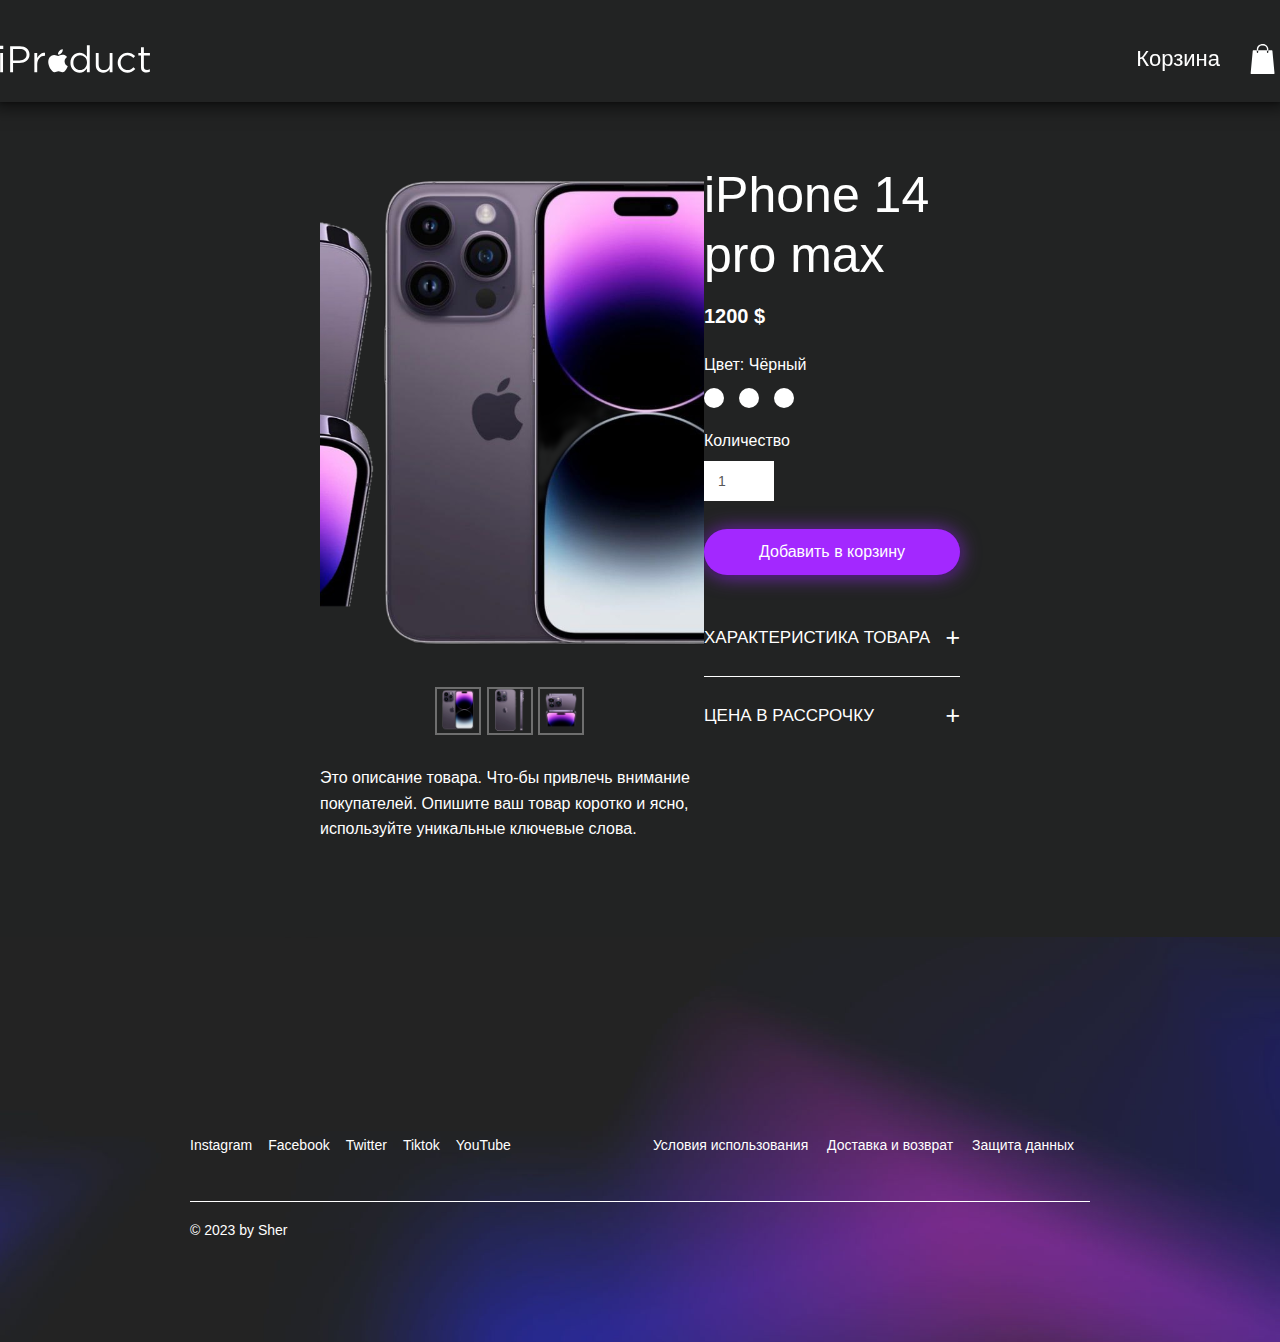
<file: select-page.html>
<!doctype html>
<html lang="ru">
<head>
    <meta charset="UTF-8">
    <meta name="viewport"
          content="width=device-width, user-scalable=no, initial-scale=1.0, maximum-scale=1.0, minimum-scale=1.0">
    <meta http-equiv="X-UA-Compatible" content="ie=edge">
    <link rel="shortcut icon" href="assets/" type="image/x-icon" />
    <link rel="shortcut icon" href="assets/favicon.ico" type="image/x-icon" />
    <link rel="stylesheet" href="https://cdn.jsdelivr.net/npm/swiper@8/swiper-bundle.min.css"/>
    <link rel="stylesheet" href="main.css">
    <title>iProduct</title>
</head>
<body>
<div class="container header-block">
    <div class="header-container">
        <a href="index.html">
            <div class="h-logo-block">
                <svg width="811" height="149" viewBox="0 0 811 149" fill="none" xmlns="http://www.w3.org/2000/svg" class="logo_svg">
                    <path d="M0 20V3H17.6V20H0ZM1 146V42.6H16.4V146H1Z" fill="white"/>
                    <path d="M54.79 146V6H107.19C123.19 6 135.923 10 145.39 18C154.857 26 159.59 36.9334 159.59 50.8C159.59 65.3334 154.357 76.6 143.89 84.6C133.423 92.6 120.323 96.6 104.59 96.6H70.59V146H54.79ZM70.59 82.2H105.19C116.79 82.2 126.09 79.3666 133.09 73.7C140.09 68.0333 143.59 60.4667 143.59 51C143.59 41.2733 140.223 33.7733 133.49 28.5C126.757 23.2267 117.59 20.5933 105.99 20.6H70.59V82.2Z" fill="white"/>
                    <path d="M185.79 146V42.5999H201.19V69.5999C204.858 61.0849 210.725 53.699 218.19 48.1999C225.477 42.8834 234.386 40.2672 243.39 40.7999V57.3999H242.19C230.33 57.3999 220.53 61.5333 212.79 69.7999C205.05 78.0666 201.183 89.7333 201.19 104.8V146H185.79Z" fill="white"/>
                    <path fill-rule="evenodd" clip-rule="evenodd" d="M332.86 41.75C337.151 36.915 339.586 30.7131 339.73 24.25C339.731 23.9455 339.665 23.6445 339.539 23.3676C339.412 23.0907 339.227 22.8445 338.996 22.6459C338.765 22.4474 338.494 22.3011 338.201 22.2172C337.908 22.1334 337.601 22.1138 337.3 22.16C330.851 23.322 324.953 26.5429 320.49 31.34C316.69 35.55 313.33 42.04 313.49 48.51C313.495 48.7902 313.556 49.0665 313.67 49.3226C313.783 49.5788 313.947 49.8096 314.151 50.0016C314.355 50.1936 314.595 50.3428 314.858 50.4404C315.121 50.538 315.4 50.5821 315.68 50.57C322.28 50.31 328.76 46.52 332.87 41.75M349.18 87.8801C349.33 103.12 360.56 110.11 364.89 112.25C365.347 112.485 365.702 112.88 365.886 113.359C366.071 113.839 366.072 114.37 365.89 114.85C363.815 120.458 361.015 125.77 357.56 130.65C352.16 138.21 346.56 145.74 337.72 145.9C329.05 146.05 326.26 140.97 316.33 140.97C306.4 140.97 303.33 145.74 295.11 146.05C286.59 146.36 280.11 137.87 274.65 130.34C263.52 114.93 255.01 86.79 266.44 67.8C269.219 63.1436 273.139 59.2723 277.83 56.5515C282.521 53.8307 287.828 52.3503 293.25 52.25C301.62 52.09 309.52 57.64 314.63 57.64C319.74 57.64 329.35 50.97 339.44 51.95C343.44 52.11 354.08 53.4101 361.67 62.3801C361.859 62.6031 361.999 62.8631 362.082 63.1435C362.165 63.4239 362.188 63.7185 362.151 64.0084C362.113 64.2983 362.015 64.5772 361.864 64.8272C361.712 65.0772 361.51 65.2927 361.27 65.46C357.42 68.18 349.02 75.4601 349.14 87.8801" fill="white"/>
                    <path d="M430.19 148.2C416.99 148.2 405.457 143.3 395.59 133.5C385.723 123.7 380.79 110.6 380.79 94.2C380.79 78.0667 385.723 65.0667 395.59 55.2C405.457 45.3333 416.99 40.4 430.19 40.4C446.45 40.4 459.65 47.7333 469.79 62.4V0H485.19V146H469.79V125.2C459.39 140.527 446.19 148.193 430.19 148.2ZM432.99 134.4C442.99 134.4 451.723 130.6 459.19 123C466.657 115.4 470.39 105.733 470.39 94C470.39 82.5267 466.657 73.0267 459.19 65.5C451.723 57.9734 442.99 54.2066 432.99 54.2C422.59 54.2 413.923 57.8333 406.99 65.1C400.057 72.3667 396.59 82.1333 396.59 94.4C396.59 106.273 400.123 115.907 407.19 123.3C410.464 126.866 414.456 129.698 418.902 131.611C423.349 133.524 428.15 134.475 432.99 134.4Z" fill="white"/>
                    <path d="M557.59 148.2C545.323 148.2 535.657 144.433 528.59 136.9C521.523 129.367 517.99 119.333 517.99 106.8V42.6H533.39V103C533.39 112.733 535.89 120.367 540.89 125.9C545.89 131.433 552.923 134.2 561.99 134.2C570.917 134.2 578.317 131.2 584.19 125.2C590.063 119.2 592.997 111.4 592.99 101.8V42.6H608.19V146H592.99V128C584.59 141.473 572.79 148.207 557.59 148.2Z" fill="white"/>
                    <path d="M689.38 148.4C674.453 148.4 661.887 143.1 651.68 132.5C641.861 122.246 636.381 108.597 636.381 94.4C636.381 80.2031 641.861 66.5543 651.68 56.3C661.88 45.7 674.447 40.4 689.38 40.4C705.38 40.4 719.183 46.5334 730.79 58.8L720.99 69.2C711.383 59.0667 700.78 54.0001 689.18 54.0001C684.21 53.927 679.284 54.9355 674.742 56.9558C670.201 58.9761 666.153 61.9597 662.88 65.7C655.747 73.5 652.18 83.0667 652.18 94.4C652.18 105.6 655.817 115.1 663.09 122.9C666.502 126.679 670.688 129.679 675.362 131.698C680.036 133.717 685.09 134.707 690.18 134.6C701.247 134.6 711.647 129.4 721.38 119L731.59 128.4C719.59 141.733 705.52 148.4 689.38 148.4Z" fill="white"/>
                    <path d="M791.59 147.8C782.65 147.8 775.55 145.433 770.29 140.7C765.03 135.967 762.393 128.6 762.38 118.6V56.2H747.99V42.6H762.38V11.4H777.79V42.6H810.59V56.2H777.79V116.6C777.79 128.073 783.59 133.807 795.19 133.8C800.4 133.765 805.532 132.533 810.19 130.2V143.4C804.443 146.366 798.056 147.877 791.59 147.8Z" fill="white"/>
                </svg>
            </div>
        </a>
        <div class="h-nav-block">
            <div class="backed-block-icon" >
                <p class="basked-title-text fw">Корзина</p>
                <svg xmlns="http://www.w3.org/2000/svg" version="1.1" width="100%" height="100%" viewBox="5.7 0 105.5 126.1" preserveAspectRatio="xMinYMax meet" data-hook="svg-icon-1" class="backed-icon">
                    <path d="
                       M99.8 28.4c0-1.2-0.9-2-2.1-2h-15c0 3.2 0 7.6 0 8.2 0 1.5-1.2 2.6-2.6 2.9
                       -1.5 0.3-2.9-0.9-3.2-2.3 0-0.3 0-0.3 0-0.6 0-0.9 0-4.7 0-8.2H40.1c0 3.2 0
                        7.3 0 8.2 0 1.5-1.2 2.9-2.6 2.9 -1.5 0-2.9-0.9-3.2-2.3 0-0.3 0-0.3 0-0.6
                        0-0.6 0-5 0-8.2h-15c-1.2 0-2 0.9-2 2L8.3 124c0 1.2 0.9 2.1 2.1 2.1h96.3c1.2
                        0 2.1-0.9 2.1-2.1L99.8 28.4z"></path>
                    <path d="M59.1 5.9c-2.9 0-2 0-2.9 0 -2 0-4.4 0.6-6.4 1.5 -3.2 1.5-5.9 4.1-7.6 7.3
                        -0.9 1.8-1.5 3.5-1.8 5.6 0 0.9-0.3 1.5-0.3 2.3 0 1.2 0 2.1 0 3.2 0 1.5-1.2 2.9-2.6
                        2.9 -1.5 0-2.9-0.9-3.2-2.3 0-0.3 0-0.3 0-0.6 0-1.2 0-2.3 0-3.5 0-3.2 0.9-6.4 2-9.4
                        1.2-2.3 2.6-4.7 4.7-6.4 3.2-2.9 6.7-5 11.1-5.9C53.5 0.3 55 0 56.7 0c1.5 0 2.9 0 4.4
                         0 2.9 0 5.6 0.6 7.9 1.8 2.6 1.2 5 2.6 6.7 4.4 3.2 3.2 5.3 6.7 6.4 11.1 0.3 1.5 0.6
                          3.2 0.6 4.7 0 1.2 0 2.3 0 3.2 0 1.5-1.2 2.6-2.6 2.9s-2.9-0.9-3.2-2.3c0-0.3 0-0.3
                          0-0.6 0-1.2 0-2.6 0-3.8 0-2.3-0.6-4.4-1.8-6.4 -1.5-3.2-4.1-5.9-7.3-7.3
                          -1.8-0.9-3.5-1.8-5.9-1.8C61.1 5.9 59.1 5.9 59.1 5.9L59.1 5.9z"></path>
                    <text x="58.5" y="77" dy=".35em" text-anchor="middle" class="bGBBgJ" data-hook="items-count">0</text></svg>
            </div>
        </div>
    </div>
    <div class="modal">
        <div class="modal-box">
            <div class="form_order">
                <p class="modal_text_title">Имя</p>
                <input type="text" class="modal_input" placeholder="Введите имя">
            </div>
            <div class="form_order">
                <p class="modal_text_title">Телефон номер</p>
                <input type="text" class="modal_input" placeholder="Введите телефон номер">
            </div>
            <button class="modal_btn">Оставить заявку на покупку товара</button>
        </div>
    </div>
    <div class="basked_item_block">
            <div class="basked_title_block">
                <button class="icon">
                    <svg xmlns="http://www.w3.org/2000/svg" viewBox="0 0 320 512" class="icon-item">
                        <path d="M310.6 233.4c12.5 12.5 12.5 32.8 0 45.3l-192 192c-12.5
                          12.5-32.8 12.5-45.3 0s-12.5-32.8 0-45.3L242.7 256 73.4
                          86.6c-12.5-12.5-12.5-32.8 0-45.3s32.8-12.5 45.3 0l192 192z"/>
                    </svg>
                </button>
                <span class="basked-title-text">Корзина</span>
            </div>
            <div class="basked_body_block">
                <span class="basked-body-text">Корзина пуста</span>
                <div class="basked-card">
                    <div class="basked-content-block">
                        <div class="product-img">
                            <img src="assets/macBook.png" alt="" class="product-img-item">
                        </div>
                        <div class="product-price mar-l ">
                            <p class="product-text">MacBook</p>
                            <p class="product-text">1200$</p>
                        </div>
                    </div>
                    <div class="product-number" data-counter>
                        <button class="product-num-text counter__btn num-product minus" >-</button>
                        <div class="counter-input"><input class="product-num-text counter__val" value="1"  disabled></div>
                        <button class="product-num-text counter__btn num-product plus">+</button>
                        <div class="delete-product-icon">
                            <svg xmlns="http://www.w3.org/2000/svg" viewBox="0 0 384 512" class="delete-icon-item">
                                <path d="
                             M342.6 150.6c12.5-12.5 12.5-32.8 0-45.3s-32.8-12.5-45.3 0L192 210.7 86.6
                             105.4c-12.5-12.5-32.8-12.5-45.3 0s-12.5 32.8 0 45.3L146.7 256 41.4 361.4c-12.5
                             12.5-12.5 32.8 0 45.3s32.8 12.5 45.3 0L192 301.3 297.4 406.6c12.5 12.5 32.8
                             12.5 45.3 0s12.5-32.8 0-45.3L237.3 256 342.6 150.6z"/>
                            </svg>
                        </div>
                    </div>
                </div>
                <div class="basked-card">
                    <div class="basked-content-block">
                        <div class="product-img">
                            <img src="assets/macBook.png" alt="" class="product-img-item">
                        </div>
                        <div class="product-price mar-l ">
                            <p class="product-text">MacBook</p>
                            <p class="product-text">1200$</p>
                        </div>
                    </div>
                    <div class="product-number" data-counter>
                        <button class="product-num-text counter__btn num-product minus" >-</button>
                        <div class="counter-input"><input class="product-num-text counter__val" value="1"  disabled></div>
                        <button class="product-num-text counter__btn num-product plus">+</button>
                        <div class="delete-product-icon">
                            <svg xmlns="http://www.w3.org/2000/svg" viewBox="0 0 384 512" class="delete-icon-item">
                                <path d="
                             M342.6 150.6c12.5-12.5 12.5-32.8 0-45.3s-32.8-12.5-45.3 0L192 210.7 86.6
                             105.4c-12.5-12.5-32.8-12.5-45.3 0s-12.5 32.8 0 45.3L146.7 256 41.4 361.4c-12.5
                             12.5-12.5 32.8 0 45.3s32.8 12.5 45.3 0L192 301.3 297.4 406.6c12.5 12.5 32.8
                             12.5 45.3 0s12.5-32.8 0-45.3L237.3 256 342.6 150.6z"/>
                            </svg>
                        </div>
                    </div>
                </div>
                <div class="basked-nav-panel">
                    <button class="p-btn product-order">Купить</button>
                </div>
            </div>
        </div>
</div>
<!--header-->
<div class="container">
    <div class="select_area">
        <div class="select_img_section">
            <div class="swiper_5">
                <div class="swiper-wrapper">
                    <div class="swiper-slide">
                        <div class="select_img_item">
                            <img src="/assets/iPhone.png" alt="" class="s_img_i_product">
                        </div>
                    </div>
                    <div class="swiper-slide">
                        <div class="select_img_item">
                            <img src="/assets/3c1ccde6-0193-4c3e-a46a-8981055d8708.png" alt="" class="s_img_i_product">
                        </div>
                    </div>
                    <div class="swiper-slide">
                        <div class="select_img_item">
                            <img src="/assets/3c806da8-7a93-419e-b1ad-ed10552547ab.png" alt="" class="s_img_i_product">
                        </div>
                    </div>
                </div>
            </div>
            <div class="mini_slider">
                <div class="image-mini-slider swiper-container">
                    <div class="image-mini-slider_wrapper swiper-wrapper">
                        <div class="image-mini-slider__slide swiper-slide">
                            <div class="img-mini-slider__image">
                                <img src="assets/iPhone.png" alt="" class="img_slider_item">
                            </div>
                        </div>
                        <div class="image-mini-slider__slide swiper-slide">
                            <div class="img-mini-slider__image">
                                <img src="assets/3c1ccde6-0193-4c3e-a46a-8981055d8708.png" alt="" class="img_slider_item">
                            </div>
                        </div>
                        <div class="image-mini-slider__slide swiper-slide">
                            <div class="img-mini-slider__image">
                                <img src="assets/3c806da8-7a93-419e-b1ad-ed10552547ab.png" alt="" class="img_slider_item">
                            </div>
                        </div>
                    </div>
                </div>
            </div>
            <div class="select_product_description">
                <p class="p-r-des-text-2 w-100">
                    Это описание товара. Что-бы привлечь внимание покупателей. Опишите ваш товар коротко и ясно, используйте уникальные ключевые слова.
                </p>
            </div>
        </div>
        <div class="select_content_section">
            <p class="p-r-des-text">iPhone 14 pro max</p>
            <p class="p-r-des-text-2 price-num-text mar-t-15">1200 $</p>
            <div class="color_p">
                <p class="p-r-des-text-2">Цвет: Чёрный</p>
                <div class="color-b">
                    <div class="color"></div>
                    <div class="color"></div>
                    <div class="color"></div>
                </div>
                <div class="select_product_counter">
                    <p class="p-r-des-text-2">Количество</p>
                    <div class="select_num product-number " data-counter>
                        <div class="btn_set">
                            <button class=" counter__btn select_counter plus_select ">
                                <img src="/assets/angle-up-solid.svg" alt="" class="angle-arrow plus">
                            </button>
                            <button class="counter__btn select_counter minus_select minus">
                                <img src="/assets/angle-down-solid.svg" alt="" class="angle-arrow">
                            </button>
                        </div>
                        <div class="select_input_block"><input class="product-num-text mar_def back_wh_select" value="1"  disabled></div>
                    </div>
                </div>
                <div class="basked-nav-panel">
                    <button class="p-btn s-bnt product-order">Добавить в корзину</button>
                </div>
                <ul class="select_product_des">
                    <li class="select_product_li select_product_li_border">
                        <button class="select_des_btn">
                            <p class="select_product_title">Характеристика товара</p>
                            <p class="select_product_title_plus">+</p>
                        </button>
                        <div class="select_product_text_des">
                            <ul class="parameter-main-block">
                                <li class="parameter-item">
                                    <p class="p-r-des-text-2">Процессор</p>
                                    <p class="p-r-des-text-2">Intel Xeon W-3245 (16 ядер, 32 потока, 3,2 ГГц, Turbo Boost до 4,4 ГГц)</p>
                                </li>
                                <li class="parameter-item">
                                    <p class="p-r-des-text-2">Оперативная память</p>
                                    <p class="p-r-des-text-2">192 ГБ LPDDR4 2666 МГц или 2933 МГц</p>
                                </li>
                                <li class="parameter-item">
                                    <p class="p-r-des-text-2">Дискретная графика</p>
                                    <p class="p-r-des-text-2">2 AMD Radeon Pro Vega II c 32 ГБ памяти HBM2 с пропускной способностью 1 ТБ/с</p>
                                </li>
                                <li class="parameter-item mar-b-36">
                                    <p class="p-r-des-text-2">Накопитель SSD</p>
                                    <p class="p-r-des-text-2">4 ТБ</p>
                                </li>
                            </ul>
                        </div>
                    </li>
                    <li class="select_product_li ">
                        <button class="select_des_btn">
                            <p class="select_product_title">Цена в рассрочку</p>
                            <p class="select_product_title_plus">+</p>
                        </button>
                        <div class="select_product_text_des">
                            <ul class="parameter-main-block">
                                <p class="select_product_text">
                                    Примерные цены на рассрочку :
                                </p>
                                <li class="parameter-item">
                                    <p class="p-r-des-text-2">На 3 месяца</p>
                                    <p class="p-r-des-text-2">4 560 000</p>
                                </li>
                                <li class="parameter-item">
                                    <p class="p-r-des-text-2">На 6 месяцев</p>
                                    <p class="p-r-des-text-2">2 280 000</p>
                                </li>
                                <li class="parameter-item">
                                    <p class="p-r-des-text-2">На 12 месяцев</p>
                                    <p class="p-r-des-text-2">1 140 000</p>
                                </li>
                            </ul>
                        </div>
                    </li>
                </ul>
            </div>
        </div>
    </div>
</div>
<!--footer-->
<div class="footer-block">
    <div class="container">
        <div class="f-nav-item-block">
            <div class="f-social-net-block">
                <a href="" class="f-social-net-text"><span>Instagram</span></a>
                <a href="" class="f-social-net-text"><span>Facebook</span></a>
                <a href="" class="f-social-net-text"><span>Twitter</span></a>
                <a href="" class="f-social-net-text"><span>Tiktok</span></a>
                <a href="" class="f-social-net-text"><span>YouTube</span></a>
            </div>
            <div class="f-nav-panel">
                <a class="f-social-net-text"><span>Условия использования</span></a>
                <a class="f-social-net-text"><span>Доставка и возврат</span></a>
                <a class="f-social-net-text"><span>Защита данных</span></a>
            </div>
        </div>
        <div class="f-nav-item-block-2">
            <div class="f-info-block">
                <span class="f-social-net-text f-s">© 2023 by Sher </span>
            </div>
        </div>
    </div>
</div>
<!--footer-->
<script src="main.js"></script>
<script src="https://cdn.jsdelivr.net/npm/swiper@8/swiper-bundle.min.js"></script>
</body>
</html>
</file>
<file: main.css>
* {
    box-sizing: border-box;
    transition: all .3s;
    user-select: none;
    -webkit-tap-highlight-color: transparent;
}
body{
    margin: 0;
    padding: 0;
    background: rgb(34,35,35);
}
html{
    height: 100%;
    font-family:  arial,'ｍｓ ｐゴシック','ms pgothic','돋움',dotum,helvetica,sans-serif;
    font-size: 10px;
    color: #ffffff;
    font-style: normal;
}
h1,h2,h3,h4,h5,h6,p,span{
    margin: 0;
    padding: 0;
    font-weight: 400;
}
button{
    margin: 0;
    padding: 0;
    outline: none;
    border: none;
}
a{
    margin: 0;
    padding: 0;
    text-decoration: none;
    color: #ffffff;
}
input:focus{
    outline: none;
}
body::-webkit-scrollbar {
    width: 10px;
    background: rgb(34,35,35);
}
body::-webkit-scrollbar-thumb {
    background: linear-gradient(rgb(34,35,35),#A328FF);
    border-radius: 4px;
}
.container{
    padding: 0 calc((100% - 1712px) / 2);
}
/*header*/
.swiper,
.swiper_1,
.swiper_2,
.swiper_3,
.swiper_4{
    width: 100%;
   overflow-x: hidden;
    user-select: none;
}
.s-dot-block{
    display: flex;
    width: 50%;
    justify-content: center;
    align-items: center;
}
.btn-prev{
    position: absolute;
    left: 35%;
}
.btn-next{
    position: absolute;
    right: 35%;
}
.s-dot{
    height: 10px;
    width:  10px;
    border: 2px solid #e6e6fa;
    display: inline-block;
    border-radius: 50%;
    margin: 0 8px;
    cursor: pointer;
}
.slider-dots-active{
    background: #84619C ;
    width: 10px;
    height: 10px;
    border: none;
}
.nav_0icon0{
    width: 10px;
    height: 16px;
    fill: lavender;
    cursor: pointer;
}
.nav_0icon0:hover{
    fill: #35358d;
    transition: all .1s;
}
.nav_swiper{
    display: flex;
    justify-content: center;
    align-items: center;
    padding: 20px 50px;
    position: relative;
}
.logo_svg{
    width: 150px;
    height: 150px;
}
.h-logo-block{
    display: flex;
    align-items: center;
    padding-top: 15px;
}
.header-container{
    display: flex;
    align-items: center;
    padding: 10px 0 ;
    height: 102px;
    justify-content: space-between;
}
.l-text-item{
    font-size: 25px;
    line-height: 1.5em;
}
.l-text{
    margin-left: 12px;
}
.backed-icon{
    fill: #ffffff;
    width: 30px;
    height: 30px;
}
.backed-block-icon{
    width: 100%;
    height: 100%;
    display: flex;
    align-items: center;
    cursor: pointer;
}
.bGBBgJ{
    color: #000000;
}
.h-nav-block{
    padding-top: 15px;
}
.header-block{
    position: fixed;
    width: 100%;
    top: 0;
    left: 0;
    padding: 0 calc((100% - 1712px) / 2);
    background: rgb(34,35,35);
    z-index: 99;
    box-shadow: 0.00px 0.00px 15px 7px rgba(0,0,0,0.5),0 0 5px rgba(0,0,0,.5);
}
.offFixed{
    position: static;
}
/*header*/
/*section-block-main*/
.section-block-main{
    display: flex;
    flex-direction: column;
}
/*section-block-main*/

.__background_1{
    background: url("assets/background.jpg");
    background-size: cover;
}

/*background*/

.p-img-item-w{
    width: 600px;
    height: 600px;
    object-fit: contain;
}
.__background_2{
    background: url("assets/c837a6_98a516fd3a66427ab4cd0cf2b2a13ca2_mv2.webp") center/ cover no-repeat fixed;
}
.__background_opacity:after{
    content: "";
    position: absolute;
    top: 0;
    left: 0;
    background: rgba(0, 0, 0, 0.6);
    width: 100%;
    height: 100%;
    z-index: 1;
}
.background-block{
    width: 100%;
    height: 100%;
    object-fit: cover;
    overflow: hidden;
}
.background-img{
    height: 100%;
    position: absolute;
    z-index: -1;
    top: 0;
    bottom: 0;
    left: 0;
    right: 0;
    width: 100%;
}

/*background*/

/*product-page-style*/
.product-area{
    display: flex;
    align-items: center;
    justify-content: space-between;
    height: 1080px;
    width: 100%;
}
.p-text-content{
    display: flex;
    width: 60%;
    flex-direction: column;
}
.p-img-content-item{
    width: 100%;
    height: 100%;
    object-fit: contain;
}
.p-text{
    font-size: 25px;
    line-height: 1.5em;
}
.p-des-text{
    font-size: 75px;
    line-height: 1.49em;
}
.p-img-item{
    transform: rotate(350deg);
    width: 548px;
    height: 540px;
    object-fit: cover;
}
.p-img-content{
    display: inline-block;
    overflow: hidden;
    width: 1000px;
    height: 900px;
}
.i-phone-img{
    height: 560px;
    object-fit: contain;
}
.p-btn{
    background: #A328FF;
    box-shadow:  0.00px 1.00px 20px 0px rgba(125,43,196,1),0 1px 4px rgba(0,0,0,.6);
    font-size: 16px;
    color: #ffffff;
    width: 220px;
    height: 46px;text-align: center;
    border-radius: 32px;
    margin-top: 28px;
    cursor: pointer;
    display: inline-block;
}
.p-btn:hover{
    background: #ffffff;
    color:rgba(0,0,0,.6) ;
}
/*product-page-style*/

/*presentation-page*/
.presentation-area{
    display: flex;
    height: 925px;
}
.presentation-text-content{
    display: flex;
    flex-direction: column;
    position: relative;
    width: 1900px;
}
.p-r-title-block{
    display: flex;
    align-items: center;
    margin-top: 100px;
    z-index: 1;
    position: relative;
    margin-left: 250px;
}
.p-r-title-text{
    font-size: 14px;
    letter-spacing: 0.3em;
    margin-left: 12px;
}
.p-r-content-body-text{
    margin-top: 60px;
    margin-left: 250px;
    width: 50%;
    z-index: 1;
    position: relative;
    margin-bottom: 200px;
}
.p-r-des-text{
    font-size: 50px;
    line-height: 1.2em;
}
.p-r-des-text-2{
    font-size: 16px;
    line-height: 1.6em;
    width: 75%;
}
.price-num-text{
    font-size: 20px;
    font-weight: bold;
    margin-top: 30px;
}
.parameter-main-block{
    list-style: none;
    padding: 0;
    margin-top: 30px ;
    width: 78%;
}
.parameter-item{
    display: flex;
    margin-top: 10px;
}
.mar-b-36{
    margin-bottom: 20px;
}
.presentation-img-content{
    background: rgb(80,41,132);
    background: url("/assets/background__img.png") top / cover no-repeat  fixed;
    margin-left: 40px;
    width: 30%;
    position: relative;
}
.present-img-item{
    margin-top: 128px;
    margin-left: -240px;
    position: relative;
    z-index: 1;
}
.background-3{
    background: rgb(110,110,110);
}

/* nav-panel*/
.basked_item_block{
    right: 0;
    top: 0;
    position: fixed;
    display: flex;
    flex-direction: column;
    height: 100%;
    transform: translateX(100%);
}
.active-nav{
    transform: translateX(0);
    opacity: 1;
    display: block;
}
.basked_title_block{
    display: flex;
    align-items: center;
    position: relative;
    padding: 35px;
    background: #ffffff;
    height: 100px;
    width: 350px;
}
.icon{
    margin-right: 80px;
    background: transparent;
    cursor: pointer;
}
.icon-item{
    width: 18px;
    height: 18px;
}
.basked-title-text{
    font-size: 22px;
    color: #000000;
}
.basked_body_block{
    display: flex;
    flex-direction: column;
    height: 100%;
    background: black;
    padding: 34px;
    width: 350px;
}
.basked-card{
    width: 100%;
    display: flex;
    background: #ffffff;
    border-radius: 8px;
    padding: 10px;
    margin-top: 20px;
    flex-direction: column;
}
.product-text{
    font-size: 16px;
    color: #222222;
    margin-top: 15px;
}
.basked-body-text{
    font-size: 18px;
    text-align: center;
    cursor: default;
    display: none;
}
.product-img{
    border-radius: 8px;
}
.product-img-item{
    width: 100px;
    height: 100px;
    object-fit: contain;
}
.mar-l{
    margin-left: 50px;
}
.product-number{
    display: flex;
    text-align: right;
    margin-top: 20px;
    justify-content: center;
}

.product-num-text{
    font-size: 20px;
    color: #222222;
    margin: 0 15px;
}
.counter-input{
    display: inline-block;
    width: 25%;
}
.counter__val{
    width: 65% ;
    display: inline-block;
    border: none;
    appearance: none;
    background: transparent;
    text-align: center;
    user-select: none;
}
.num-product{
    cursor: pointer;
    user-select: none;
    background: transparent;
}
.product-order{
    width: 100%;
}
.basked-content-block{
    display: flex;
}
.fw{
    color: #ffffff;
    margin-right: 30px;
}
.delete-product-icon{
    display: flex;
    align-items: center;
    padding-left: 50px;
    justify-content: right;
    cursor: pointer;
}
.delete-icon-item{
    width: 15px;
    height: 15px;
    fill: #d33333;
}
.basked-nav-panel{
    display: flex;
}
.add_basked{
    background: #A328FF;
    box-shadow:  0.00px 1.00px 20px 0px rgba(125,43,196,1),0 1px 4px rgba(0,0,0,.6);
    font-size: 16px;
    color: #ffffff;
    width: 220px;
    height: 46px;
    text-align: center;
    border-radius: 32px;
    margin-top: 28px;
    cursor: pointer;
    display: flex;
    justify-content: center;
    align-items: center;
}
.add_basked svg{
    width: 20px;
    height: 20px;
    margin-right: 15px;
}
.add_basked:hover {
    background: #ffffff;
    color: rgba(0, 0, 0, .6);
}
.add_basked:hover svg{
    fill: rgba(0, 0, 0, .6);
    transition:  all .2s;
}
.select_area{
    margin-top: 140px;
    padding: 25px 0;
    display: flex;
    margin-bottom: 70px;
    justify-content:center;
}
.s_img_i_product{
    width: 500px;
    height: 500px;
    object-fit: contain;
}
.img_slider_item{
    width: 42px;
    height: 42px;
    object-fit: contain;
}
.img-mini-slider__image{
    border: 2px solid #6E6E6E;
    display: inline-block;
}
.img-mini-slider__image{
    margin: 20px 0;
}
.select_content_section{
    display: flex;
    flex-direction: column;
    width: 20%;
}
.select_img_section{
    width: 30%;
    overflow: hidden;
}
.color_p{
    display: flex;
    flex-direction: column;
    margin-top: 20px;
}
.color-b{
    display: flex;
    margin-top: 10px;
}
.color{
    width: 20px;
    height: 20px;
    border-radius: 50%;
    background: #ffffff;
    margin-right:15px;
    cursor: pointer;
}
.color:hover{
    border: 1px solid #6E6E6E;
}
.select_num{
    display: inline-flex;
    text-align: right;
    justify-content: start;
    margin-top: 8px;
    position: relative;
}
.select_counter{
    background: #ffffff;
}
.btn_set{
    display: flex;
    justify-content: space-between;
    flex-direction: column;
    height: 90%;
    position: absolute;
    right: 5px;
    bottom: 0;
    opacity: 0;
}
.back_wh_select{
    background: #ffffff;
    border: none;
    height: 40px;
    padding: 1px 28px 1px 14px;
    width: 70px;
    font-size: 14px;
    color: #575757;
    user-select: none;
}
.select_num:hover .btn_set{
    opacity: 1;
}
.mar_def{
    margin: 0;
}
.select_product_counter{
    margin-top: 20px;
}
.mar-t-15{
    margin-top: 15px;
}
.angle-arrow{
    width: 10px;
    height: 10px;
    fill: #222222;
    user-select: none;
}
.select_product_des{
   list-style: none;
    padding: 0;
    margin-top: 24px;
}
.select_des_btn{
    display: flex;
    justify-content: space-between;
    width: 100%;
    align-items: center;
    background: transparent;
}
.select_product_text_des{
    max-height: 0;
    overflow:hidden;
}
.select_product_li{
    padding: 24px 0;
    width: 100%;
}
.select_product_li_border{
    border-bottom: 1px solid #ffffff;
}
.select_product_title{
    font-size: 17px;
    color: #ffffff;
    text-transform: uppercase;
}
.select_product_text{
    font-size: 16px;
    color: #ffffff;
    padding-top: 18px;
}
.select_product_title_plus{
    font-size: 25px;
    color: #ffffff;
}
.active_block{
    max-height: 100%;
}
.w-100{
    width: 100%;
}
.select_product_description{
    margin-top: 10px;
}
.image-mini-slider{
    width: 40%;
}
.mini_slider{
    display: flex;
    justify-content: center;
}
.modal{
    position: fixed;
    top: 0;
    bottom: 0;
    left: 0;
    width: 100%;
    height: 100vh;
    background-color: rgba(0, 0, 0, 0.53);
    display: none;
    align-items: center;
    justify-content: center;
    overflow: hidden;
}
.modal-box{
    width: 400px;
    height: 400px;
    background: linear-gradient(144deg, rgba(146,82,172,1) 14%, rgba(75,11,139,1) 67%, rgba(110,67,130,1) 86%);
    border-radius: 16px;
    display: flex;
    flex-direction: column;
    padding: 40px 30px 20px;
    box-shadow: rgba(99, 99, 99, 0.2) 0px 2px 8px 0px;
}
.modal_input{
    width: 100%;
    padding: 20px 30px;
    color: #222222;
    font-size: 16px;
    border-radius: 8px;
    outline: none;
    border: none;
    margin-top: 20px;
}
.modal_input:placeholder{
    color: #222222;
}
.modal_text_title{
    font-size: 18px;
    color: #ffffff;
}
.form_order{
    margin-bottom: 20px;
}
.modal_btn{
    background: #A328FF;
    box-shadow:  0.00px 1.00px 20px 0px rgba(125,43,196,1),0 1px 4px rgba(0,0,0,.6);
    font-size: 16px;
    color: #ffffff;
    width: 100%;
    height: 46px;
    text-align: center;
    border-radius: 32px;
    margin-top: 28px;
    cursor: pointer;
    display: inline-block;
}
.modal_btn:hover{
    background: #ffffff;
    color: #222222;
}
.active_modal_box{
    display: grid;
    z-index: 99;
}

    /*footer*/
.footer-block{
    background: url("/assets/background.jpg");
    background-repeat: no-repeat;
    background-size: cover;
    background-position: center;
    height: 405px;
    padding: 0 190px;
}
.f-nav-item-block{
    display: flex;
    justify-content: space-between;
    align-items: center;
    padding: 200px 0 48px 0;
    border-bottom: 1px solid #ffffff;
}
.f-social-net-block{
    display: flex;
}
.f-social-net-text{
    font-size: 14px;
    color: #ffffff;
    line-height: normal;
    margin-right: 16px;
}
.f-info-block{
    display: flex;
}

.h-nav-block-modal-win{
    display: none;
}
.f-nav-item-block-2{
    display: flex;
    justify-content: space-between;
    align-items: center;
    margin-top: 20px;
}
/*footer*/
@media (max-width: 2560px) {
    .presentation-img-content{
        width: 43%;
    }
}
@media (max-width: 1024px) {
    .container{
        padding: 0 calc((100% - 900px) / 2);
    }
}
@media (max-width: 770px) {
    .container{
        padding: 0 15px;
    }
    .nav_0icon0{
        display: none;
    }
    .basked_title_block,
    .basked_body_block{
        width: 290px;
    }
    .icon{
        margin-right: 25px;
    }
    .basked-title-text{
        font-size: 18px;
    }
    .basked-body-text{
        font-size: 14px;
    }
    .product-area{
        flex-direction: column;
        justify-content: center;
        height: 800px;
    }
    .p-text-content{
        padding: 0 0;
        width: 100%;
        text-align: center;
        margin:  32px 0;
    }
    .p-text{
        font-size: 19px;
    }
    .p-des-text{
        font-size: 30px;
    }
    .presentation-area{
        flex-direction: column-reverse;
        height: 100%;
    }
    .p-r-title-block{
        align-items: baseline;
        margin-top: 0;
        margin-left: 0;
        flex-direction: column;
    }
    .p-r-content-body-text{
        width: 100%;
        margin-top: 12px;
        margin-left: 0;
        margin-bottom: 12px;
    }
    .p-r-title-text{
        font-size: 10px;
        margin-top: 12px;
        margin-left:0 ;
    }
    .p-r-des-text{
        font-size: 22px;
    }
    .mar-b-10{
        margin-bottom: 10px;
    }
    .presentation-text-content{
        padding: 20px 20px;
        width: 100%;

    }
    .parameter-main-block{
        width: 100%;
    }
    .__background_2{
        background: url("/assets/c837a6_98a516fd3a66427ab4cd0cf2b2a13ca2_mv2.webp") center/ cover no-repeat fixed;
        background-size: 100% 100%;
    }
    .p-r-des-text-2{
        width: 100%;
    }
    .presentation-img-content{
        margin-left: 0;
        width: 100%;
        height: 434px;
    }
    .present-img-item{
        display: flex;
        justify-content: center;
        align-items: center;
        height: 100%;
        width: 100%;
        margin: 0;
    }
    .p-img-item-w{
        width: 350px;
        height: 360px;
    }
    .p-btn{
        width: 150px;
        height: 40px;
    }
    .p-img-content{
        width: 100%;
        height: auto;
    }
    .mar-b-36{
        margin-bottom: 4px;
    }
    .basked-content-block {
        display: flex;
        flex-direction: column;
        align-items: center;
    }
    .mar-l{
        margin-left: 0;
    }
    .basked-nav-panel{
        flex-direction: column-reverse;
    }
    .product-order{
        width: 100%;
    }
    .fw{
        display: none;
    }
    .delete-product-icon{
        padding-left: 20px;
    }
    .basked-add-item{
        display: flex;
        justify-content: center;
    }
    .s_img_i_product{
        width: 395px;
        height: 395px;
    }
    .select_area{
        flex-direction: column;
    }
    .select_img_section{
        width: 100%;
    }
    .select_content_section{
        width: 100%;
        margin-top: 50px;
    }
    .s-bnt{
        width: 100%;
    }
    .select_img_item{
        display: flex;
        justify-content: center;
    }
    .mini_slider{
        padding-left: 50px;
    }
    /*footer*/
    .f-nav-item-block{
        padding: 40px 0;
    }
    .footer-block{
        padding: 0;
        height: 340px;
    }
    .f-nav-item-block{
        display: flex;
    }
    .f-social-net-block{
        flex-direction: column;
    }
    .f-nav-panel{
        flex-direction: column;
        display: flex;
        text-align: end;
    }
    .f-nav-item-block{
        border: none;
        align-items: baseline;
    }
    .f-social-net-text{
        margin-bottom: 10px;
    }
    .f-social-net-text{
        margin-right: 0;
    }
    .f-nav-item-block-2{
        flex-direction: column-reverse;
        align-items: start;
        margin-top: 0;
    }
    .f-nav-panel-2{
        margin-bottom: 10px;
    }
    .mar-r-15{
        margin-right: 15px;
    }
    .f-s{
        font-size: 10px;
    }
}
@media (max-width: 425px) {
    .nav_0icon0{
        display: none;
    }
    .container{
        padding: 0 15px;
    }
    .basked_title_block,
    .basked_body_block{
        width: 210px;
    }
    .icon{
        margin-right: 25px;
    }
    .basked-title-text{
        font-size: 18px;
    }
    .basked-body-text{
        font-size: 14px;
    }
    .product-area{
        flex-direction: column;
        justify-content: center;
        height: 800px;
    }
    .p-text-content{
        padding: 0 0;
        width: 100%;
        text-align: center;
        margin:  32px 0;
    }
    .p-text{
        font-size: 19px;
    }
    .p-des-text{
        font-size: 30px;
    }
    .presentation-area{
        flex-direction: column-reverse;
        height: 100%;
    }
    .p-r-title-block{
        align-items: baseline;
        margin-top: 0;
        margin-left: 0;
        flex-direction: column;
    }
    .p-r-content-body-text{
        width: 100%;
        margin-top: 12px;
        margin-left: 0;
        margin-bottom: 12px;
    }
    .p-r-title-text{
        font-size: 10px;
        margin-top: 12px;
        margin-left:0 ;
    }
    .p-r-des-text{
        font-size: 22px;
    }
    .mar-b-10{
        margin-bottom: 10px;
    }
    .presentation-text-content{
        padding: 20px 20px;
        width: 100%;
    }
    .__background_2{
        background: url("/assets/c837a6_98a516fd3a66427ab4cd0cf2b2a13ca2_mv2.webp") center/ cover no-repeat fixed;
        background-size: 100% 100%;
    }
    .p-r-des-text-2{
        width: 100%;
    }
    .presentation-img-content{
        margin-left: 0;
        width: 100%;
        height: 434px;
    }
    .present-img-item{
        display: flex;
        justify-content: center;
        align-items: center;
        height: 100%;
        width: 100%;
        margin: 0;
    }
    .p-img-item-w{
        width: 230px;
        height: 325px;
    }
    .p-btn{
        width: 150px;
        height: 40px;
    }
    .p-img-content{
        width: 100%;
        height: auto;
    }
    .mar-b-36{
        margin-bottom: 4px;
    }
    .counter-input{
        width: 60%;
    }
    .counter__val{
        width: 45%;
    }
    .delete-product-icon{
        padding: 0;
    }
    .s_img_i_product{
        width:  100%;
        height: 100%;
    }
    .select_area{
        flex-direction: column;
    }
    .select_img_section{
        width: 100%;
    }
    .select_content_section{
        width: 100%;
        margin-top: 50px;
    }
    .s-bnt{
        width: 100%;
    }
    .image-mini-slider{
        width: 50%;
    }
    .mini_slider{
        padding-left: 0;
    }
    .modal-box{
        width: 300px;
        height: 300px;
        padding: 30px 20px 10px;
    }
    .modal_text_title{
        font-size: 16px;
    }
    .modal_input{
        padding: 10px 20px;
        font-size: 14px;
    }
    .form_order{
        margin-bottom: 20px;
    }
    .modal_btn{
        margin-top: 0;
        height: 40px;
    }
    /*footer*/
    .f-nav-item-block{
        padding: 40px 0;
    }
    .footer-block{
        padding: 0;
        height: 340px;
    }
    .f-nav-item-block{
        display: flex;
    }
    .f-social-net-block{
        flex-direction: column;
    }
    .f-nav-panel{
        flex-direction: column;
        display: flex;
        text-align: end;
    }
    .f-nav-item-block{
        border: none;
        align-items: baseline;
    }
    .f-social-net-text{
        margin-bottom: 10px;
    }
    .f-social-net-text{
        margin-right: 0;
    }
    .f-nav-item-block-2{
        flex-direction: column-reverse;
        align-items: start;
        margin-top: 0;
    }
    .f-nav-panel-2{
        margin-bottom: 10px;
    }
    .mar-r-15{
        margin-right: 15px;
    }
    .f-s{
        font-size: 10px;
    }
}
@media (max-width: 320px) {
    .modal-box{
        width: 270px;
        height: 300px;
        padding: 30px 20px 10px;
    }
    .modal_text_title{
        font-size: 16px;
    }
    .modal_input{
        padding: 10px 20px;
        font-size: 14px;
    }
    .form_order{
        margin-bottom: 20px;
    }
    .modal_btn{
        margin-top: 0;
        height: 40px;
    }
}
/*mobile-optimize*/
</file>
